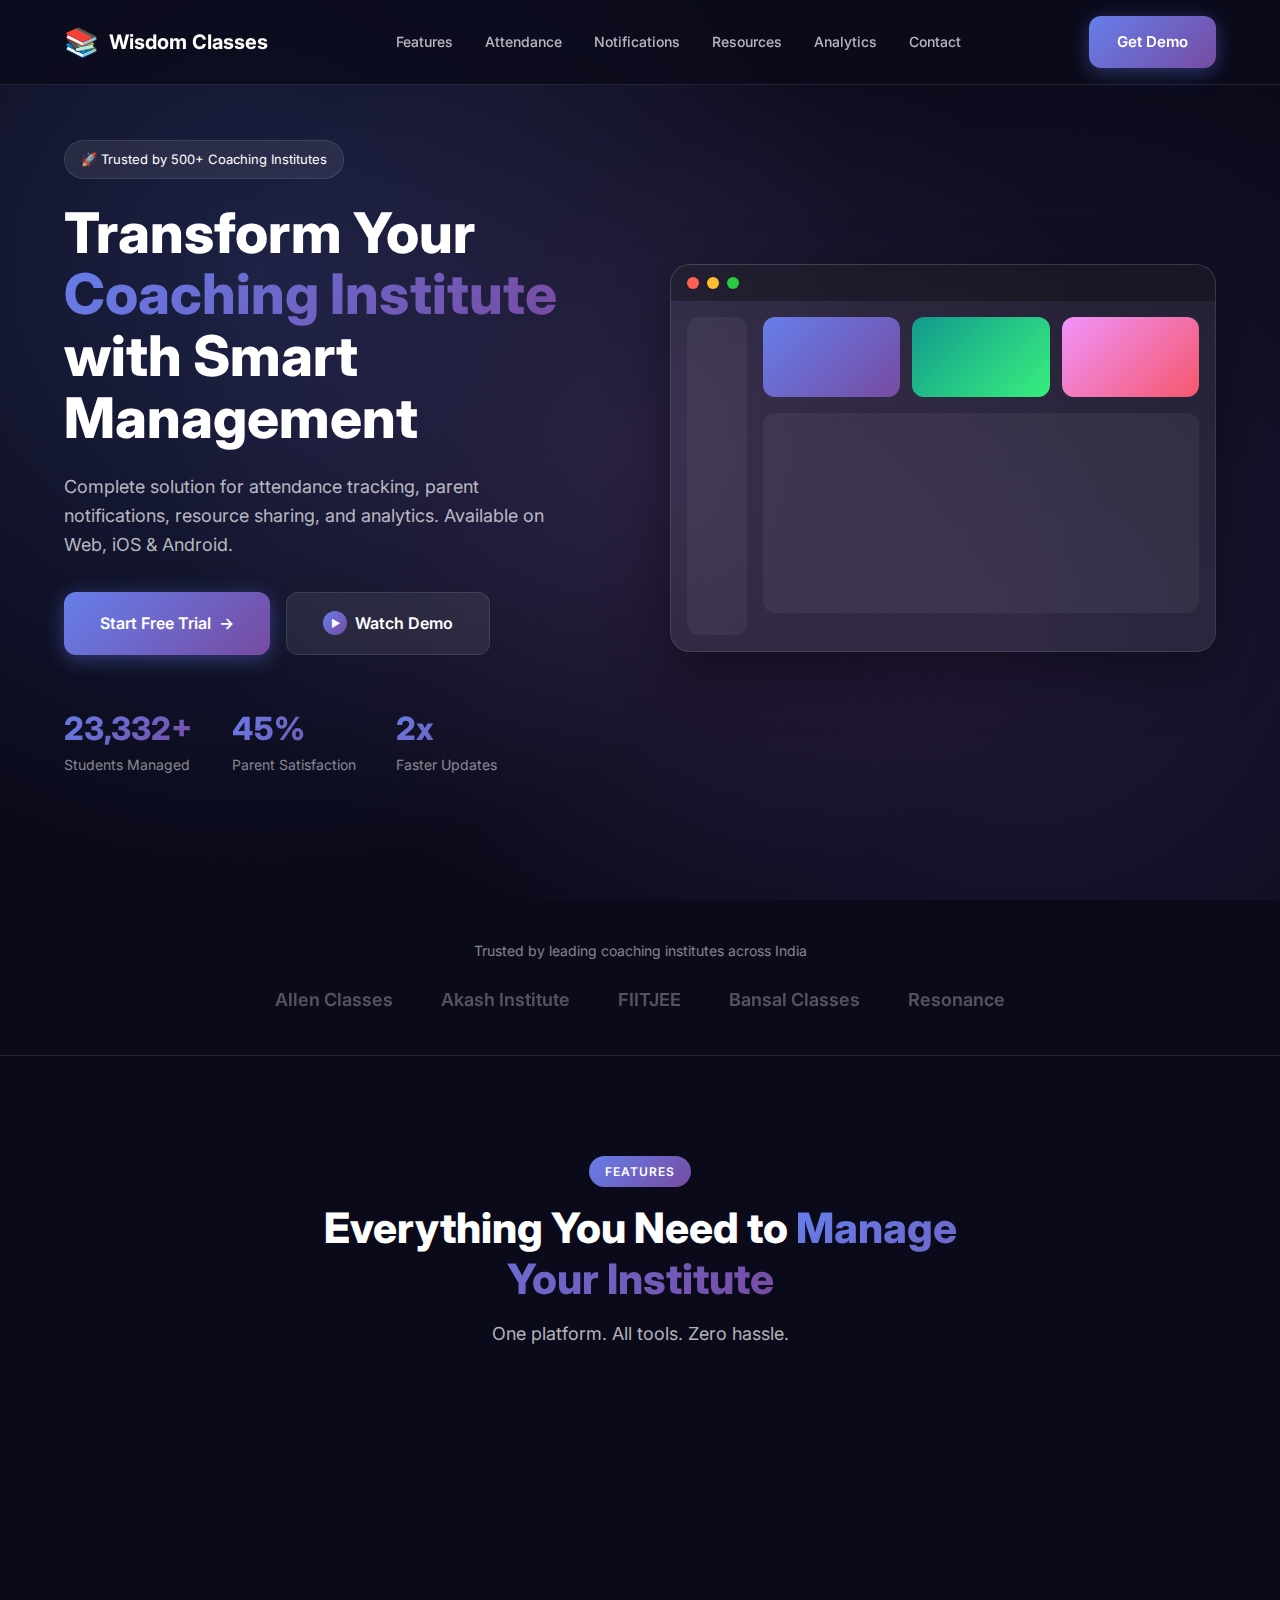
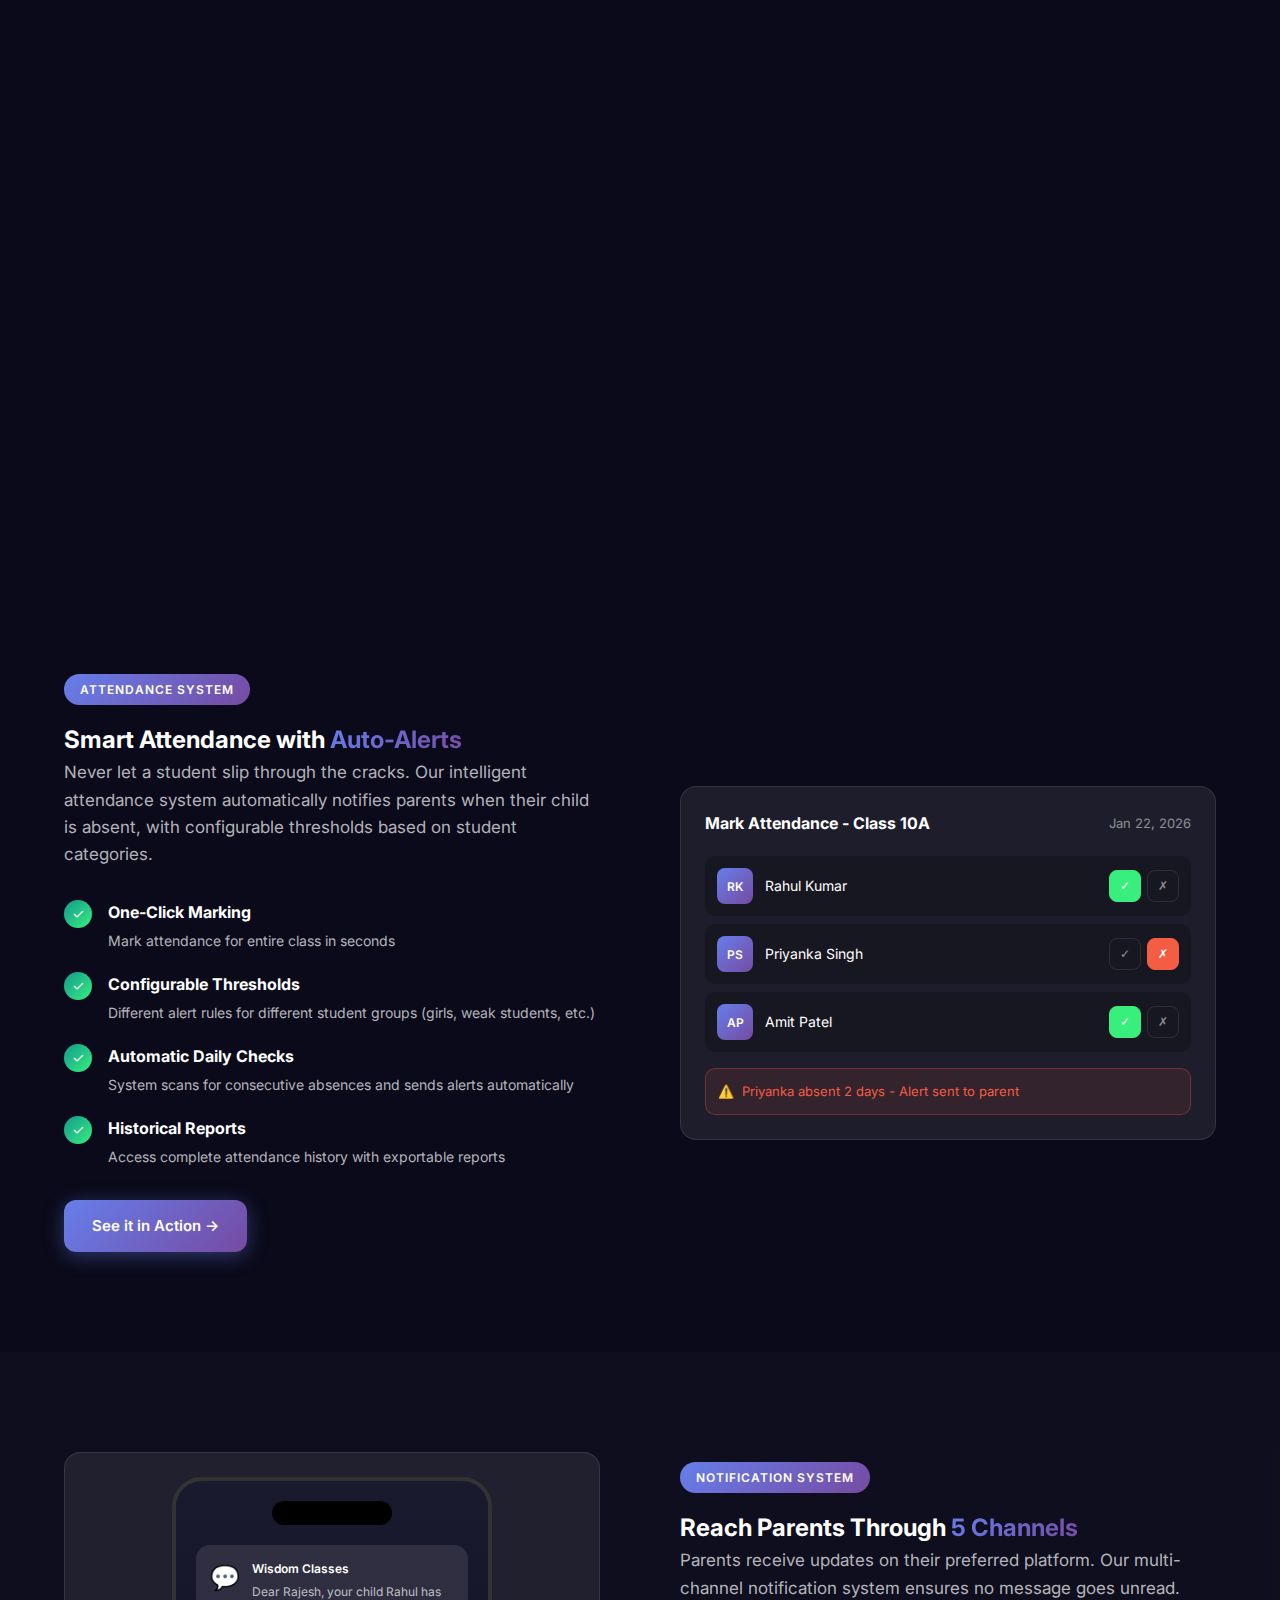
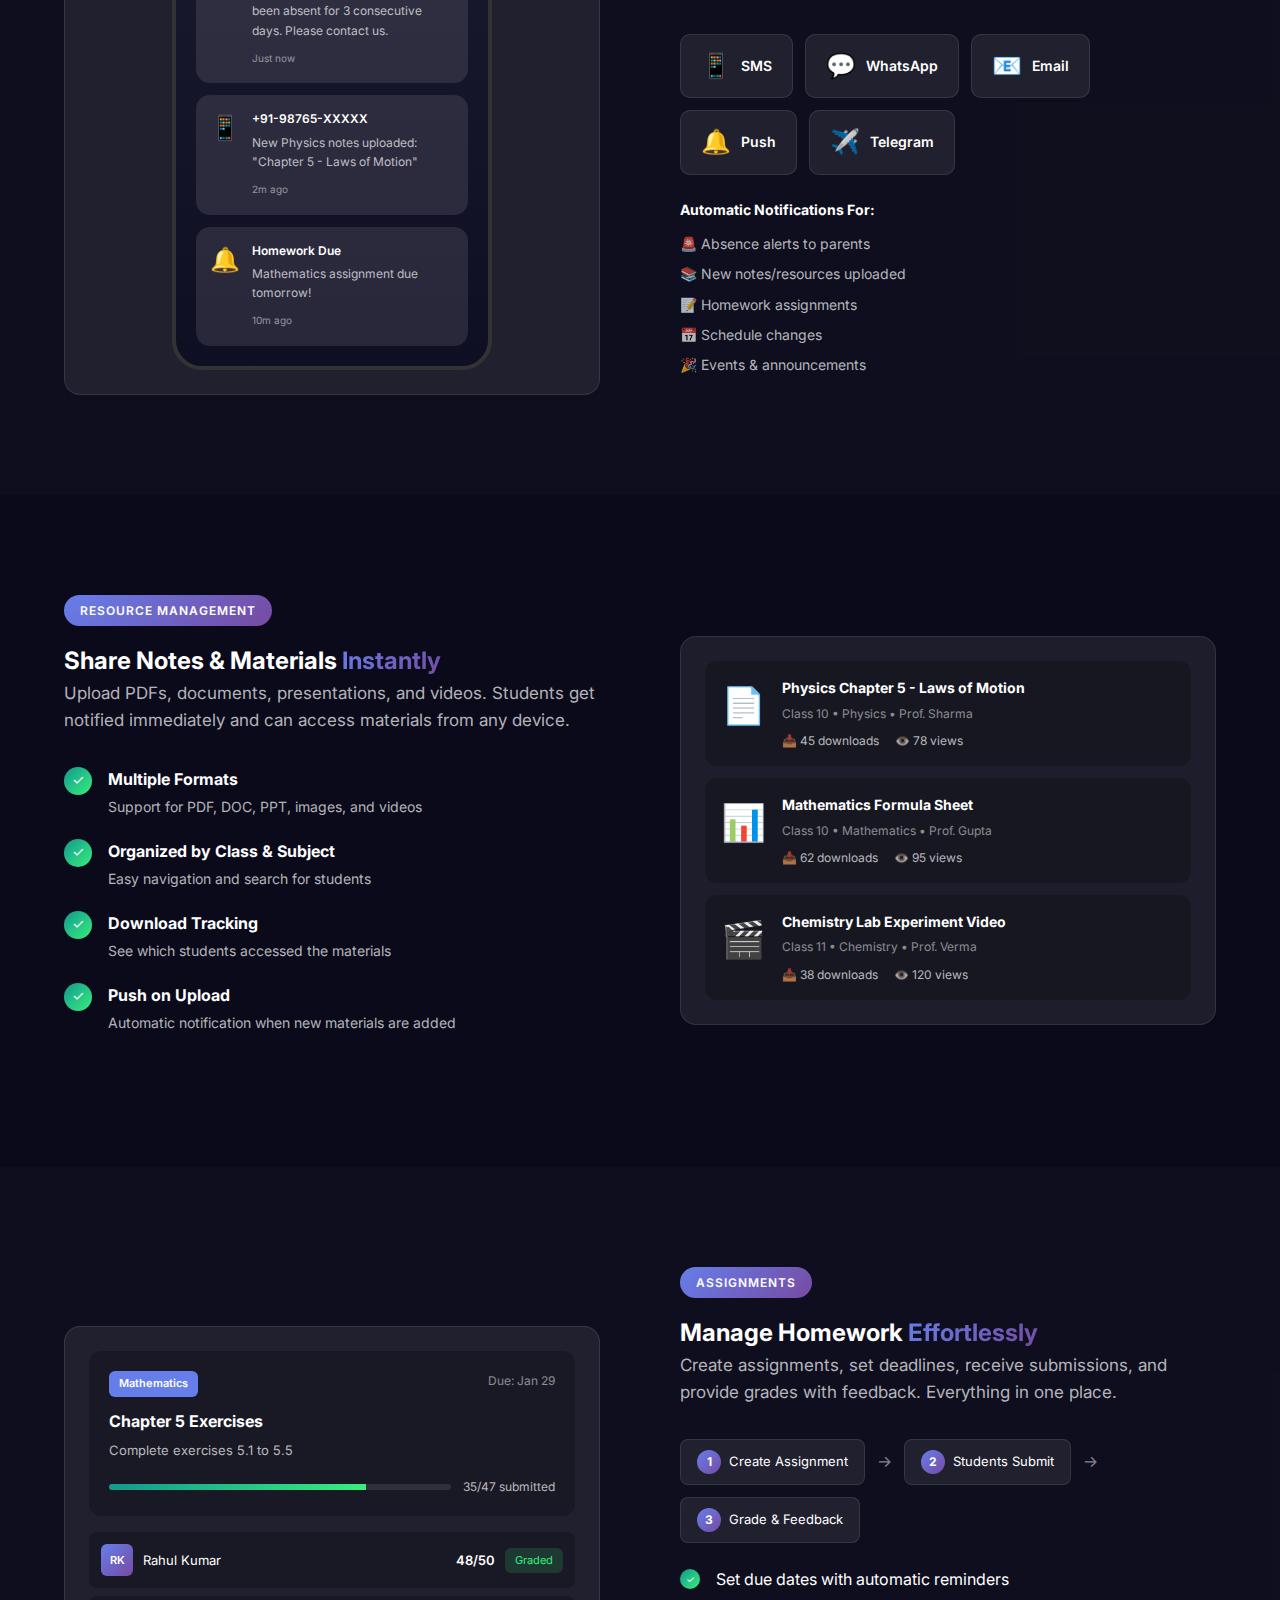
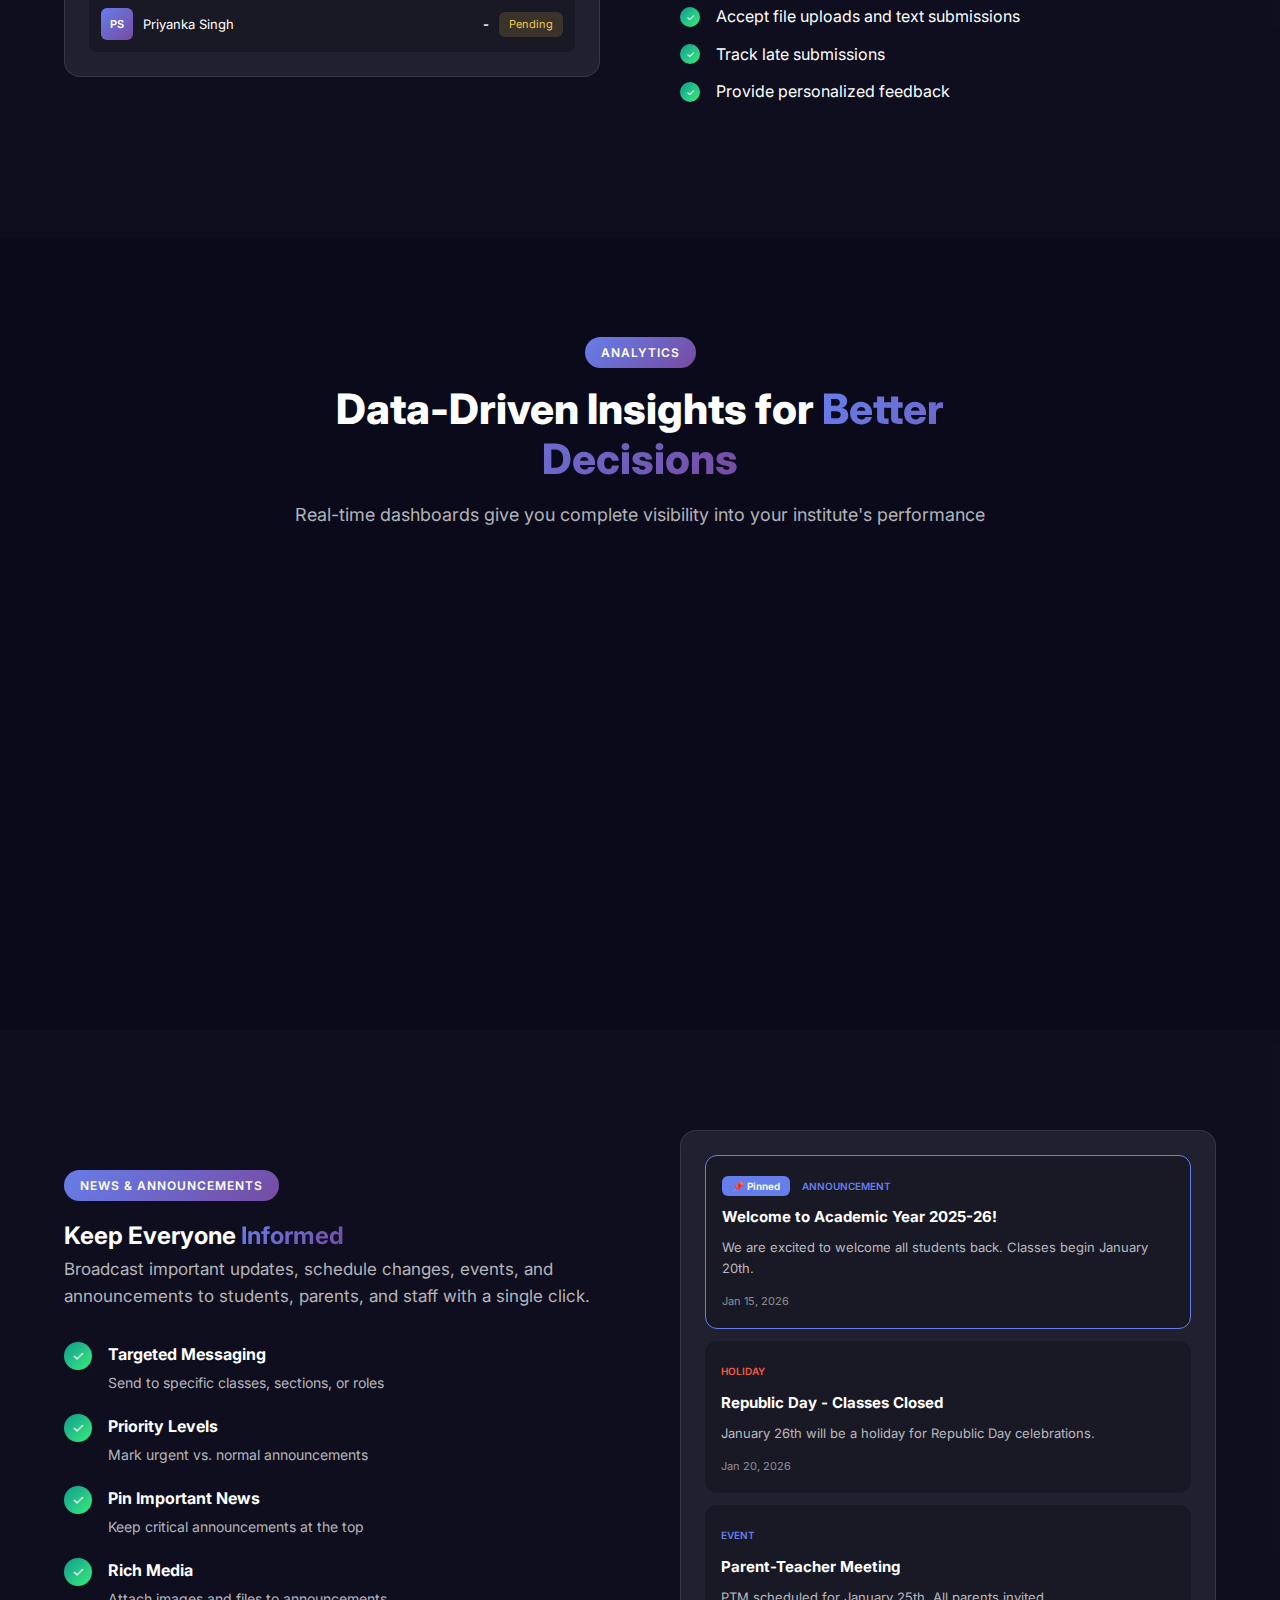
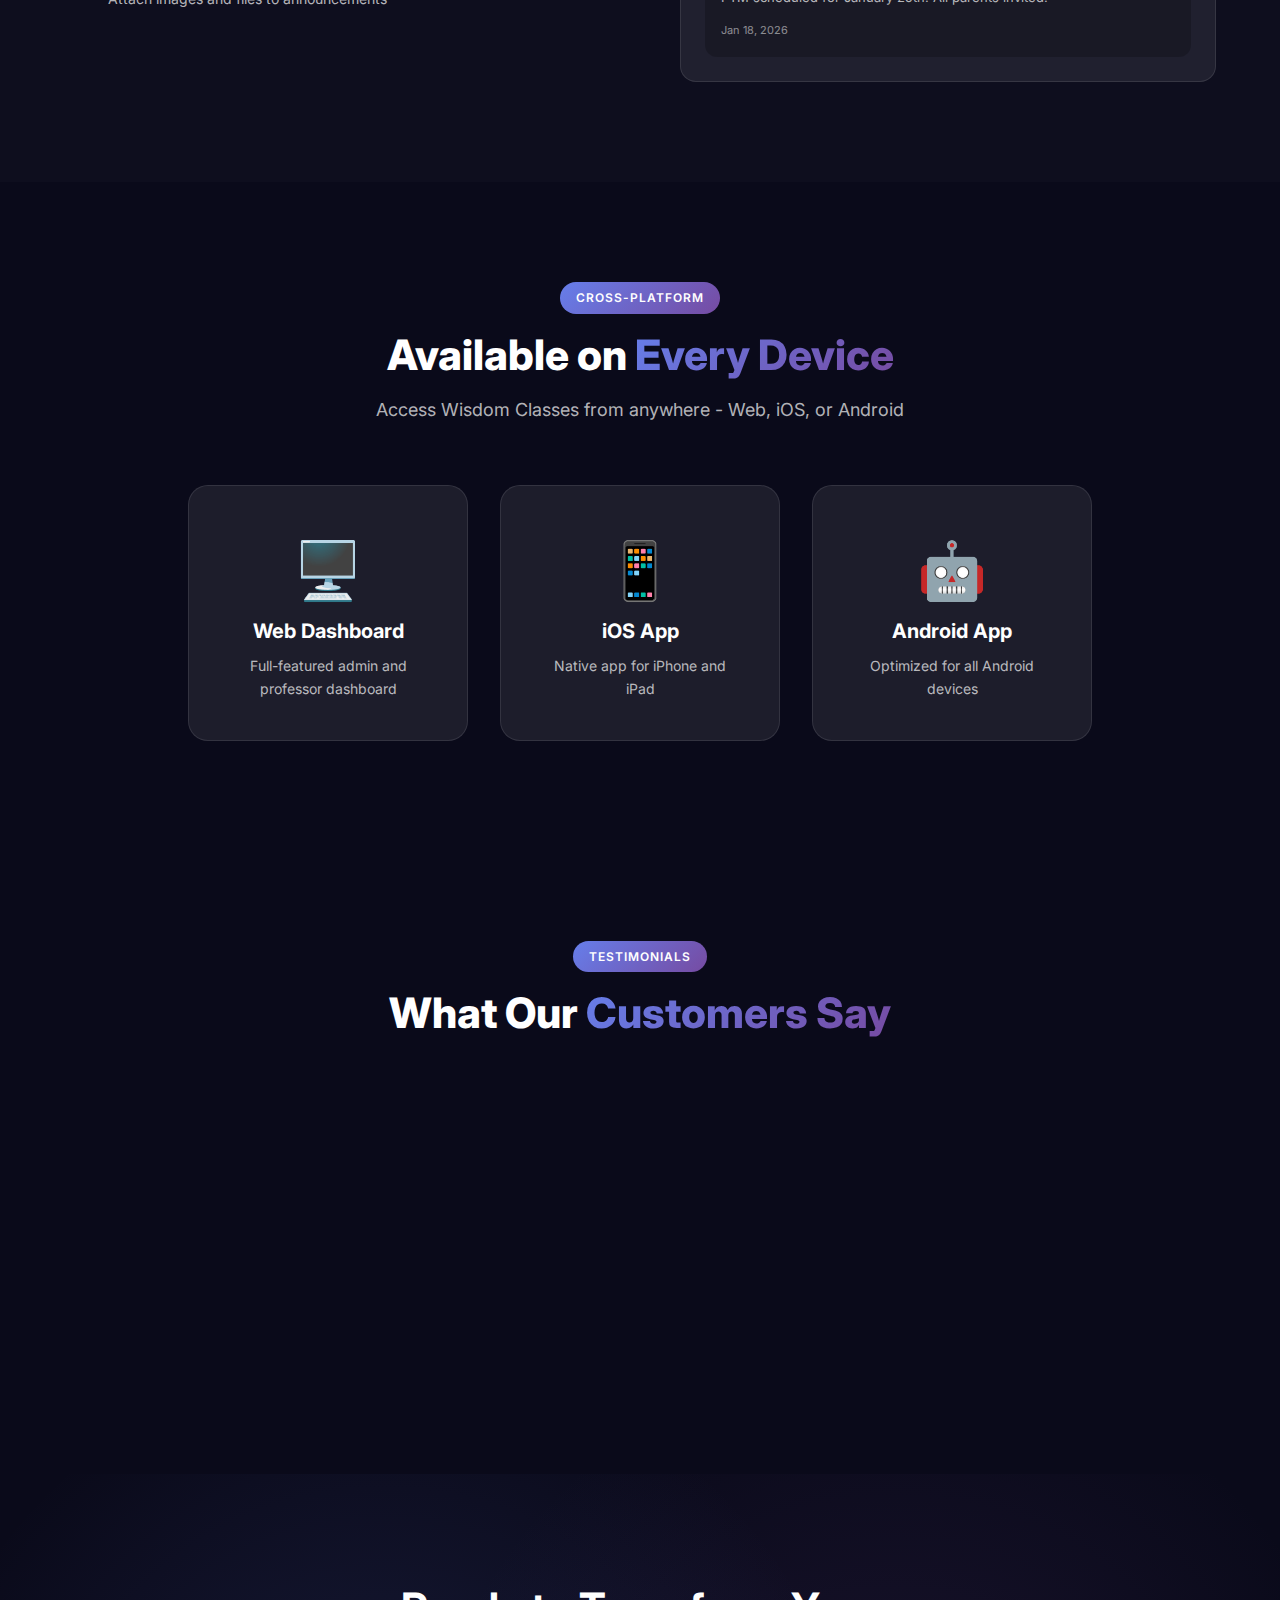
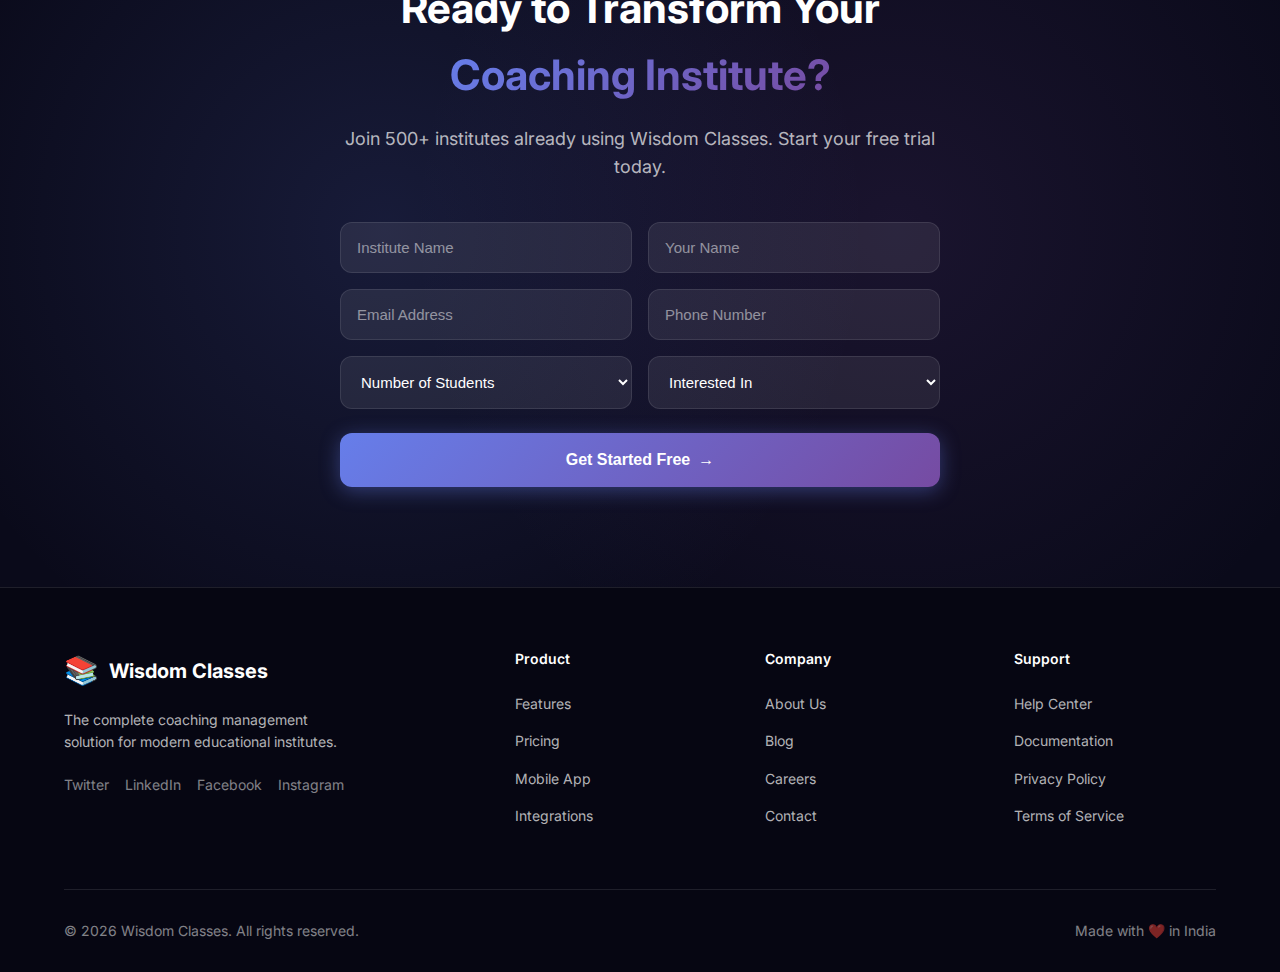
<file: index.html>
<!DOCTYPE html>
<html lang="en">

<head>
    <meta charset="UTF-8">
    <meta name="viewport" content="width=device-width, initial-scale=1.0">
    <title>Wisdom Classes - Complete Coaching Management Solution</title>
    <meta name="description"
        content="Transform your coaching institute with Wisdom Classes - the all-in-one platform for attendance tracking, parent notifications, and student management.">
    <link href="https://fonts.googleapis.com/css2?family=Inter:wght@300;400;500;600;700;800&display=swap"
        rel="stylesheet">
    <link rel="stylesheet" href="styles.css">
</head>

<body>
    <!-- Navigation -->
    <nav class="navbar" id="navbar">
        <div class="container nav-container">
            <a href="#" class="logo">
                <span class="logo-icon">📚</span>
                <span>Wisdom Classes</span>
            </a>
            <ul class="nav-links">
                <li><a href="#features">Features</a></li>
                <li><a href="#attendance">Attendance</a></li>
                <li><a href="#notifications">Notifications</a></li>
                <li><a href="#resources">Resources</a></li>
                <li><a href="#analytics">Analytics</a></li>
                <li><a href="#contact">Contact</a></li>
            </ul>
            <a href="#contact" class="btn btn-primary">Get Demo</a>
            <button class="mobile-menu-btn" onclick="toggleMobileMenu()">☰</button>
        </div>
    </nav>

    <!-- Hero Section -->
    <section class="hero">
        <div class="hero-bg"></div>
        <div class="container hero-container">
            <div class="hero-content">
                <div class="badge">🚀 Trusted by 500+ Coaching Institutes</div>
                <h1>Transform Your <span class="gradient-text">Coaching Institute</span> with Smart Management</h1>
                <p class="hero-description">
                    Complete solution for attendance tracking, parent notifications, resource sharing, and analytics.
                    Available on Web, iOS & Android.
                </p>
                <div class="hero-cta">
                    <a href="#contact" class="btn btn-primary btn-lg">
                        <span>Start Free Trial</span>
                        <span class="arrow">→</span>
                    </a>
                    <a href="#demo" class="btn btn-secondary btn-lg">
                        <span class="play-icon">▶</span>
                        <span>Watch Demo</span>
                    </a>
                </div>
                <div class="hero-stats">
                    <div class="stat">
                        <span class="stat-number">50,000+</span>
                        <span class="stat-label">Students Managed</span>
                    </div>
                    <div class="stat">
                        <span class="stat-number">98%</span>
                        <span class="stat-label">Parent Satisfaction</span>
                    </div>
                    <div class="stat">
                        <span class="stat-number">5x</span>
                        <span class="stat-label">Faster Updates</span>
                    </div>
                </div>
            </div>
            <div class="hero-image">
                <div class="dashboard-preview">
                    <div class="preview-header">
                        <div class="preview-dots">
                            <span></span><span></span><span></span>
                        </div>
                    </div>
                    <div class="preview-content">
                        <div class="preview-sidebar"></div>
                        <div class="preview-main">
                            <div class="preview-cards">
                                <div class="preview-card purple"></div>
                                <div class="preview-card green"></div>
                                <div class="preview-card pink"></div>
                            </div>
                            <div class="preview-chart"></div>
                        </div>
                    </div>
                </div>
            </div>
        </div>
    </section>

    <!-- Trusted By -->
    <section class="trusted-by">
        <div class="container">
            <p>Trusted by leading coaching institutes across India</p>
            <div class="trust-logos">
                <span>Allen Classes</span>
                <span>Akash Institute</span>
                <span>FIITJEE</span>
                <span>Bansal Classes</span>
                <span>Resonance</span>
            </div>
        </div>
    </section>

    <!-- Features Overview -->
    <section class="features" id="features">
        <div class="container">
            <div class="section-header">
                <span class="section-badge">Features</span>
                <h2>Everything You Need to <span class="gradient-text">Manage Your Institute</span></h2>
                <p>One platform. All tools. Zero hassle.</p>
            </div>
            <div class="features-grid">
                <div class="feature-card">
                    <div class="feature-icon">📅</div>
                    <h3>Smart Attendance</h3>
                    <p>Digital attendance with instant parent notifications. Track patterns and identify at-risk
                        students.</p>
                    <a href="#attendance" class="feature-link">Learn more →</a>
                </div>
                <div class="feature-card">
                    <div class="feature-icon">🔔</div>
                    <h3>Multi-Channel Alerts</h3>
                    <p>SMS, WhatsApp, Email, Push & Telegram. Reach parents through their preferred channel.</p>
                    <a href="#notifications" class="feature-link">Learn more →</a>
                </div>
                <div class="feature-card">
                    <div class="feature-icon">📚</div>
                    <h3>Resource Hub</h3>
                    <p>Upload notes, assignments, and study materials. Students get instant notifications.</p>
                    <a href="#resources" class="feature-link">Learn more →</a>
                </div>
                <div class="feature-card">
                    <div class="feature-icon">📊</div>
                    <h3>Analytics Dashboard</h3>
                    <p>Real-time insights on attendance trends, student performance, and engagement metrics.</p>
                    <a href="#analytics" class="feature-link">Learn more →</a>
                </div>
                <div class="feature-card">
                    <div class="feature-icon">📝</div>
                    <h3>Homework & Assignments</h3>
                    <p>Create, distribute, and grade assignments. Track submissions and provide feedback.</p>
                    <a href="#homework" class="feature-link">Learn more →</a>
                </div>
                <div class="feature-card">
                    <div class="feature-icon">📢</div>
                    <h3>News & Updates</h3>
                    <p>Broadcast announcements, schedule changes, and events to all stakeholders instantly.</p>
                    <a href="#news" class="feature-link">Learn more →</a>
                </div>
            </div>
        </div>
    </section>

    <!-- Attendance Feature Section -->
    <section class="feature-detail" id="attendance">
        <div class="container">
            <div class="feature-detail-grid">
                <div class="feature-detail-content">
                    <span class="section-badge">Attendance System</span>
                    <h2>Smart Attendance with <span class="gradient-text">Auto-Alerts</span></h2>
                    <p class="feature-description">
                        Never let a student slip through the cracks. Our intelligent attendance system automatically
                        notifies parents when their child is absent, with configurable thresholds based on student
                        categories.
                    </p>
                    <ul class="feature-list">
                        <li>
                            <span class="check">✓</span>
                            <div>
                                <strong>One-Click Marking</strong>
                                <p>Mark attendance for entire class in seconds</p>
                            </div>
                        </li>
                        <li>
                            <span class="check">✓</span>
                            <div>
                                <strong>Configurable Thresholds</strong>
                                <p>Different alert rules for different student groups (girls, weak students, etc.)</p>
                            </div>
                        </li>
                        <li>
                            <span class="check">✓</span>
                            <div>
                                <strong>Automatic Daily Checks</strong>
                                <p>System scans for consecutive absences and sends alerts automatically</p>
                            </div>
                        </li>
                        <li>
                            <span class="check">✓</span>
                            <div>
                                <strong>Historical Reports</strong>
                                <p>Access complete attendance history with exportable reports</p>
                            </div>
                        </li>
                    </ul>
                    <a href="#contact" class="btn btn-primary">See it in Action →</a>
                </div>
                <div class="feature-detail-visual">
                    <div class="attendance-demo">
                        <div class="demo-header">
                            <h4>Mark Attendance - Class 10A</h4>
                            <span class="demo-date">Jan 22, 2026</span>
                        </div>
                        <div class="student-list-demo">
                            <div class="student-item">
                                <div class="student-avatar">RK</div>
                                <span class="student-name">Rahul Kumar</span>
                                <div class="status-buttons">
                                    <button class="status-btn active present">✓</button>
                                    <button class="status-btn absent">✗</button>
                                </div>
                            </div>
                            <div class="student-item">
                                <div class="student-avatar">PS</div>
                                <span class="student-name">Priyanka Singh</span>
                                <div class="status-buttons">
                                    <button class="status-btn present">✓</button>
                                    <button class="status-btn active absent">✗</button>
                                </div>
                            </div>
                            <div class="student-item">
                                <div class="student-avatar">AP</div>
                                <span class="student-name">Amit Patel</span>
                                <div class="status-buttons">
                                    <button class="status-btn active present">✓</button>
                                    <button class="status-btn absent">✗</button>
                                </div>
                            </div>
                        </div>
                        <div class="alert-preview">
                            <span class="alert-icon">⚠️</span>
                            <span>Priyanka absent 2 days - Alert sent to parent</span>
                        </div>
                    </div>
                </div>
            </div>
        </div>
    </section>

    <!-- Notifications Feature Section -->
    <section class="feature-detail alt-bg" id="notifications">
        <div class="container">
            <div class="feature-detail-grid reverse">
                <div class="feature-detail-content">
                    <span class="section-badge">Notification System</span>
                    <h2>Reach Parents Through <span class="gradient-text">5 Channels</span></h2>
                    <p class="feature-description">
                        Parents receive updates on their preferred platform. Our multi-channel notification
                        system ensures no message goes unread.
                    </p>
                    <div class="channels-grid">
                        <div class="channel-card">
                            <span class="channel-icon">📱</span>
                            <span>SMS</span>
                        </div>
                        <div class="channel-card">
                            <span class="channel-icon">💬</span>
                            <span>WhatsApp</span>
                        </div>
                        <div class="channel-card">
                            <span class="channel-icon">📧</span>
                            <span>Email</span>
                        </div>
                        <div class="channel-card">
                            <span class="channel-icon">🔔</span>
                            <span>Push</span>
                        </div>
                        <div class="channel-card">
                            <span class="channel-icon">✈️</span>
                            <span>Telegram</span>
                        </div>
                    </div>
                    <div class="notification-types">
                        <h4>Automatic Notifications For:</h4>
                        <ul>
                            <li>🚨 Absence alerts to parents</li>
                            <li>📚 New notes/resources uploaded</li>
                            <li>📝 Homework assignments</li>
                            <li>📅 Schedule changes</li>
                            <li>🎉 Events & announcements</li>
                        </ul>
                    </div>
                </div>
                <div class="feature-detail-visual">
                    <div class="notification-demo">
                        <div class="phone-mockup">
                            <div class="phone-notch"></div>
                            <div class="notification-stack">
                                <div class="notification-item whatsapp">
                                    <div class="notif-icon">💬</div>
                                    <div class="notif-content">
                                        <span class="notif-title">Wisdom Classes</span>
                                        <p>Dear Rajesh, your child Rahul has been absent for 3 consecutive days. Please
                                            contact us.</p>
                                        <span class="notif-time">Just now</span>
                                    </div>
                                </div>
                                <div class="notification-item sms">
                                    <div class="notif-icon">📱</div>
                                    <div class="notif-content">
                                        <span class="notif-title">+91-98765-XXXXX</span>
                                        <p>New Physics notes uploaded: "Chapter 5 - Laws of Motion"</p>
                                        <span class="notif-time">2m ago</span>
                                    </div>
                                </div>
                                <div class="notification-item push">
                                    <div class="notif-icon">🔔</div>
                                    <div class="notif-content">
                                        <span class="notif-title">Homework Due</span>
                                        <p>Mathematics assignment due tomorrow!</p>
                                        <span class="notif-time">10m ago</span>
                                    </div>
                                </div>
                            </div>
                        </div>
                    </div>
                </div>
            </div>
        </div>
    </section>

    <!-- Resources Feature Section -->
    <section class="feature-detail" id="resources">
        <div class="container">
            <div class="feature-detail-grid">
                <div class="feature-detail-content">
                    <span class="section-badge">Resource Management</span>
                    <h2>Share Notes & Materials <span class="gradient-text">Instantly</span></h2>
                    <p class="feature-description">
                        Upload PDFs, documents, presentations, and videos. Students get notified immediately
                        and can access materials from any device.
                    </p>
                    <ul class="feature-list">
                        <li>
                            <span class="check">✓</span>
                            <div>
                                <strong>Multiple Formats</strong>
                                <p>Support for PDF, DOC, PPT, images, and videos</p>
                            </div>
                        </li>
                        <li>
                            <span class="check">✓</span>
                            <div>
                                <strong>Organized by Class & Subject</strong>
                                <p>Easy navigation and search for students</p>
                            </div>
                        </li>
                        <li>
                            <span class="check">✓</span>
                            <div>
                                <strong>Download Tracking</strong>
                                <p>See which students accessed the materials</p>
                            </div>
                        </li>
                        <li>
                            <span class="check">✓</span>
                            <div>
                                <strong>Push on Upload</strong>
                                <p>Automatic notification when new materials are added</p>
                            </div>
                        </li>
                    </ul>
                </div>
                <div class="feature-detail-visual">
                    <div class="resources-demo">
                        <div class="resource-card">
                            <span class="resource-icon">📄</span>
                            <div class="resource-info">
                                <h5>Physics Chapter 5 - Laws of Motion</h5>
                                <p>Class 10 • Physics • Prof. Sharma</p>
                                <div class="resource-stats">
                                    <span>📥 45 downloads</span>
                                    <span>👁️ 78 views</span>
                                </div>
                            </div>
                        </div>
                        <div class="resource-card">
                            <span class="resource-icon">📊</span>
                            <div class="resource-info">
                                <h5>Mathematics Formula Sheet</h5>
                                <p>Class 10 • Mathematics • Prof. Gupta</p>
                                <div class="resource-stats">
                                    <span>📥 62 downloads</span>
                                    <span>👁️ 95 views</span>
                                </div>
                            </div>
                        </div>
                        <div class="resource-card">
                            <span class="resource-icon">🎬</span>
                            <div class="resource-info">
                                <h5>Chemistry Lab Experiment Video</h5>
                                <p>Class 11 • Chemistry • Prof. Verma</p>
                                <div class="resource-stats">
                                    <span>📥 38 downloads</span>
                                    <span>👁️ 120 views</span>
                                </div>
                            </div>
                        </div>
                    </div>
                </div>
            </div>
        </div>
    </section>

    <!-- Homework Section -->
    <section class="feature-detail alt-bg" id="homework">
        <div class="container">
            <div class="feature-detail-grid reverse">
                <div class="feature-detail-content">
                    <span class="section-badge">Assignments</span>
                    <h2>Manage Homework <span class="gradient-text">Effortlessly</span></h2>
                    <p class="feature-description">
                        Create assignments, set deadlines, receive submissions, and provide grades with feedback.
                        Everything in one place.
                    </p>
                    <div class="homework-flow">
                        <div class="flow-step">
                            <span class="step-num">1</span>
                            <span>Create Assignment</span>
                        </div>
                        <div class="flow-arrow">→</div>
                        <div class="flow-step">
                            <span class="step-num">2</span>
                            <span>Students Submit</span>
                        </div>
                        <div class="flow-arrow">→</div>
                        <div class="flow-step">
                            <span class="step-num">3</span>
                            <span>Grade & Feedback</span>
                        </div>
                    </div>
                    <ul class="feature-list compact">
                        <li><span class="check">✓</span> Set due dates with automatic reminders</li>
                        <li><span class="check">✓</span> Accept file uploads and text submissions</li>
                        <li><span class="check">✓</span> Track late submissions</li>
                        <li><span class="check">✓</span> Provide personalized feedback</li>
                    </ul>
                </div>
                <div class="feature-detail-visual">
                    <div class="homework-demo">
                        <div class="hw-card">
                            <div class="hw-header">
                                <span class="hw-subject">Mathematics</span>
                                <span class="hw-due">Due: Jan 29</span>
                            </div>
                            <h5>Chapter 5 Exercises</h5>
                            <p>Complete exercises 5.1 to 5.5</p>
                            <div class="hw-progress">
                                <div class="progress-bar">
                                    <div class="progress-fill" style="width: 75%"></div>
                                </div>
                                <span>35/47 submitted</span>
                            </div>
                        </div>
                        <div class="submission-list">
                            <div class="submission-item">
                                <span class="sub-avatar">RK</span>
                                <span class="sub-name">Rahul Kumar</span>
                                <span class="sub-grade">48/50</span>
                                <span class="sub-status graded">Graded</span>
                            </div>
                            <div class="submission-item">
                                <span class="sub-avatar">PS</span>
                                <span class="sub-name">Priyanka Singh</span>
                                <span class="sub-grade">-</span>
                                <span class="sub-status pending">Pending</span>
                            </div>
                        </div>
                    </div>
                </div>
            </div>
        </div>
    </section>

    <!-- Analytics Section -->
    <section class="feature-detail" id="analytics">
        <div class="container">
            <div class="section-header">
                <span class="section-badge">Analytics</span>
                <h2>Data-Driven Insights for <span class="gradient-text">Better Decisions</span></h2>
                <p>Real-time dashboards give you complete visibility into your institute's performance</p>
            </div>
            <div class="analytics-grid">
                <div class="analytics-card">
                    <div class="analytics-header">
                        <h4>Attendance Overview</h4>
                        <span class="analytics-period">Last 30 Days</span>
                    </div>
                    <div class="analytics-chart">
                        <div class="bar-chart">
                            <div class="bar" style="height: 80%"><span>M</span></div>
                            <div class="bar" style="height: 92%"><span>T</span></div>
                            <div class="bar" style="height: 88%"><span>W</span></div>
                            <div class="bar" style="height: 75%"><span>T</span></div>
                            <div class="bar" style="height: 95%"><span>F</span></div>
                            <div class="bar" style="height: 70%"><span>S</span></div>
                        </div>
                    </div>
                    <div class="analytics-stat">
                        <span class="big-number">87%</span>
                        <span class="stat-text">Average Attendance</span>
                    </div>
                </div>
                <div class="analytics-card">
                    <div class="analytics-header">
                        <h4>Student Distribution</h4>
                        <span class="analytics-period">By Class</span>
                    </div>
                    <div class="pie-chart-demo">
                        <div class="pie-segment class10"></div>
                        <div class="pie-segment class11"></div>
                        <div class="pie-segment class12"></div>
                    </div>
                    <div class="pie-legend">
                        <div><span class="dot c10"></span> Class 10 - 145</div>
                        <div><span class="dot c11"></span> Class 11 - 120</div>
                        <div><span class="dot c12"></span> Class 12 - 98</div>
                    </div>
                </div>
                <div class="analytics-card">
                    <div class="analytics-header">
                        <h4>At-Risk Students</h4>
                        <span class="analytics-period">Low Attendance</span>
                    </div>
                    <div class="risk-list">
                        <div class="risk-item">
                            <span class="risk-avatar">AP</span>
                            <div class="risk-info">
                                <span class="risk-name">Amit Patel</span>
                                <span class="risk-class">Class 10A</span>
                            </div>
                            <span class="risk-percent">62%</span>
                        </div>
                        <div class="risk-item">
                            <span class="risk-avatar">SK</span>
                            <div class="risk-info">
                                <span class="risk-name">Sunil Kumar</span>
                                <span class="risk-class">Class 11B</span>
                            </div>
                            <span class="risk-percent">68%</span>
                        </div>
                        <div class="risk-item">
                            <span class="risk-avatar">RV</span>
                            <div class="risk-info">
                                <span class="risk-name">Rekha Verma</span>
                                <span class="risk-class">Class 12A</span>
                            </div>
                            <span class="risk-percent">71%</span>
                        </div>
                    </div>
                </div>
            </div>
        </div>
    </section>

    <!-- News Section -->
    <section class="feature-detail alt-bg" id="news">
        <div class="container">
            <div class="feature-detail-grid">
                <div class="feature-detail-content">
                    <span class="section-badge">News & Announcements</span>
                    <h2>Keep Everyone <span class="gradient-text">Informed</span></h2>
                    <p class="feature-description">
                        Broadcast important updates, schedule changes, events, and announcements to
                        students, parents, and staff with a single click.
                    </p>
                    <ul class="feature-list">
                        <li>
                            <span class="check">✓</span>
                            <div>
                                <strong>Targeted Messaging</strong>
                                <p>Send to specific classes, sections, or roles</p>
                            </div>
                        </li>
                        <li>
                            <span class="check">✓</span>
                            <div>
                                <strong>Priority Levels</strong>
                                <p>Mark urgent vs. normal announcements</p>
                            </div>
                        </li>
                        <li>
                            <span class="check">✓</span>
                            <div>
                                <strong>Pin Important News</strong>
                                <p>Keep critical announcements at the top</p>
                            </div>
                        </li>
                        <li>
                            <span class="check">✓</span>
                            <div>
                                <strong>Rich Media</strong>
                                <p>Attach images and files to announcements</p>
                            </div>
                        </li>
                    </ul>
                </div>
                <div class="feature-detail-visual">
                    <div class="news-demo">
                        <div class="news-item pinned">
                            <span class="pin-badge">📌 Pinned</span>
                            <span class="news-cat">Announcement</span>
                            <h5>Welcome to Academic Year 2025-26!</h5>
                            <p>We are excited to welcome all students back. Classes begin January 20th.</p>
                            <span class="news-date">Jan 15, 2026</span>
                        </div>
                        <div class="news-item">
                            <span class="news-cat urgent">Holiday</span>
                            <h5>Republic Day - Classes Closed</h5>
                            <p>January 26th will be a holiday for Republic Day celebrations.</p>
                            <span class="news-date">Jan 20, 2026</span>
                        </div>
                        <div class="news-item">
                            <span class="news-cat">Event</span>
                            <h5>Parent-Teacher Meeting</h5>
                            <p>PTM scheduled for January 25th. All parents invited.</p>
                            <span class="news-date">Jan 18, 2026</span>
                        </div>
                    </div>
                </div>
            </div>
        </div>
    </section>

    <!-- Cross Platform -->
    <section class="cross-platform">
        <div class="container">
            <div class="section-header">
                <span class="section-badge">Cross-Platform</span>
                <h2>Available on <span class="gradient-text">Every Device</span></h2>
                <p>Access Wisdom Classes from anywhere - Web, iOS, or Android</p>
            </div>
            <div class="platform-showcase">
                <div class="platform-card">
                    <span class="platform-icon">🖥️</span>
                    <h4>Web Dashboard</h4>
                    <p>Full-featured admin and professor dashboard</p>
                </div>
                <div class="platform-card">
                    <span class="platform-icon">📱</span>
                    <h4>iOS App</h4>
                    <p>Native app for iPhone and iPad</p>
                </div>
                <div class="platform-card">
                    <span class="platform-icon">🤖</span>
                    <h4>Android App</h4>
                    <p>Optimized for all Android devices</p>
                </div>
            </div>
        </div>
    </section>

    <!-- Testimonials -->
    <section class="testimonials">
        <div class="container">
            <div class="section-header">
                <span class="section-badge">Testimonials</span>
                <h2>What Our <span class="gradient-text">Customers Say</span></h2>
            </div>
            <div class="testimonials-grid">
                <div class="testimonial-card">
                    <div class="testimonial-content">
                        <p>"Wisdom Classes transformed how we manage our institute. Parent communication improved
                            dramatically, and attendance tracking is now effortless."</p>
                    </div>
                    <div class="testimonial-author">
                        <div class="author-avatar">RS</div>
                        <div class="author-info">
                            <strong>Rajesh Sharma</strong>
                            <span>Director, Sharma Coaching Center</span>
                        </div>
                    </div>
                </div>
                <div class="testimonial-card">
                    <div class="testimonial-content">
                        <p>"The multi-channel notification system is a game-changer. Parents actually read our messages
                            now because they arrive on WhatsApp!"</p>
                    </div>
                    <div class="testimonial-author">
                        <div class="author-avatar">PG</div>
                        <div class="author-info">
                            <strong>Priya Gupta</strong>
                            <span>Principal, Gupta Academy</span>
                        </div>
                    </div>
                </div>
                <div class="testimonial-card">
                    <div class="testimonial-content">
                        <p>"We reduced our admin workload by 60% after implementing Wisdom Classes. The time saved lets
                            us focus on actual teaching."</p>
                    </div>
                    <div class="testimonial-author">
                        <div class="author-avatar">AV</div>
                        <div class="author-info">
                            <strong>Amit Verma</strong>
                            <span>Owner, Verma Tutorials</span>
                        </div>
                    </div>
                </div>
            </div>
        </div>
    </section>

    <!-- CTA Section -->
    <section class="cta" id="contact">
        <div class="container">
            <div class="cta-content">
                <h2>Ready to Transform Your <span class="gradient-text">Coaching Institute?</span></h2>
                <p>Join 500+ institutes already using Wisdom Classes. Start your free trial today.</p>
                <form class="cta-form" onsubmit="handleSubmit(event)">
                    <div class="form-row">
                        <input type="text" placeholder="Institute Name" required>
                        <input type="text" placeholder="Your Name" required>
                    </div>
                    <div class="form-row">
                        <input type="email" placeholder="Email Address" required>
                        <input type="tel" placeholder="Phone Number" required>
                    </div>
                    <div class="form-row">
                        <select required>
                            <option value="">Number of Students</option>
                            <option value="1-50">1-50</option>
                            <option value="51-200">51-200</option>
                            <option value="201-500">201-500</option>
                            <option value="500+">500+</option>
                        </select>
                        <select required>
                            <option value="">Interested In</option>
                            <option value="demo">Free Demo</option>
                            <option value="trial">Free Trial</option>
                            <option value="pricing">Custom Pricing</option>
                        </select>
                    </div>
                    <button type="submit" class="btn btn-primary btn-lg full-width">
                        Get Started Free <span class="arrow">→</span>
                    </button>
                </form>
            </div>
        </div>
    </section>

    <!-- Footer -->
    <footer class="footer">
        <div class="container">
            <div class="footer-grid">
                <div class="footer-brand">
                    <a href="#" class="logo">
                        <span class="logo-icon">📚</span>
                        <span>Wisdom Classes</span>
                    </a>
                    <p>The complete coaching management solution for modern educational institutes.</p>
                    <div class="social-links">
                        <a href="#">Twitter</a>
                        <a href="#">LinkedIn</a>
                        <a href="#">Facebook</a>
                        <a href="#">Instagram</a>
                    </div>
                </div>
                <div class="footer-links">
                    <h4>Product</h4>
                    <ul>
                        <li><a href="#features">Features</a></li>
                        <li><a href="#pricing">Pricing</a></li>
                        <li><a href="#">Mobile App</a></li>
                        <li><a href="#">Integrations</a></li>
                    </ul>
                </div>
                <div class="footer-links">
                    <h4>Company</h4>
                    <ul>
                        <li><a href="#">About Us</a></li>
                        <li><a href="#">Blog</a></li>
                        <li><a href="#">Careers</a></li>
                        <li><a href="#">Contact</a></li>
                    </ul>
                </div>
                <div class="footer-links">
                    <h4>Support</h4>
                    <ul>
                        <li><a href="#">Help Center</a></li>
                        <li><a href="#">Documentation</a></li>
                        <li><a href="#">Privacy Policy</a></li>
                        <li><a href="#">Terms of Service</a></li>
                    </ul>
                </div>
            </div>
            <div class="footer-bottom">
                <p>© 2026 Wisdom Classes. All rights reserved.</p>
                <p>Made with ❤️ in India</p>
            </div>
        </div>
    </footer>

    <script src="script.js"></script>
</body>

</html>
</file>
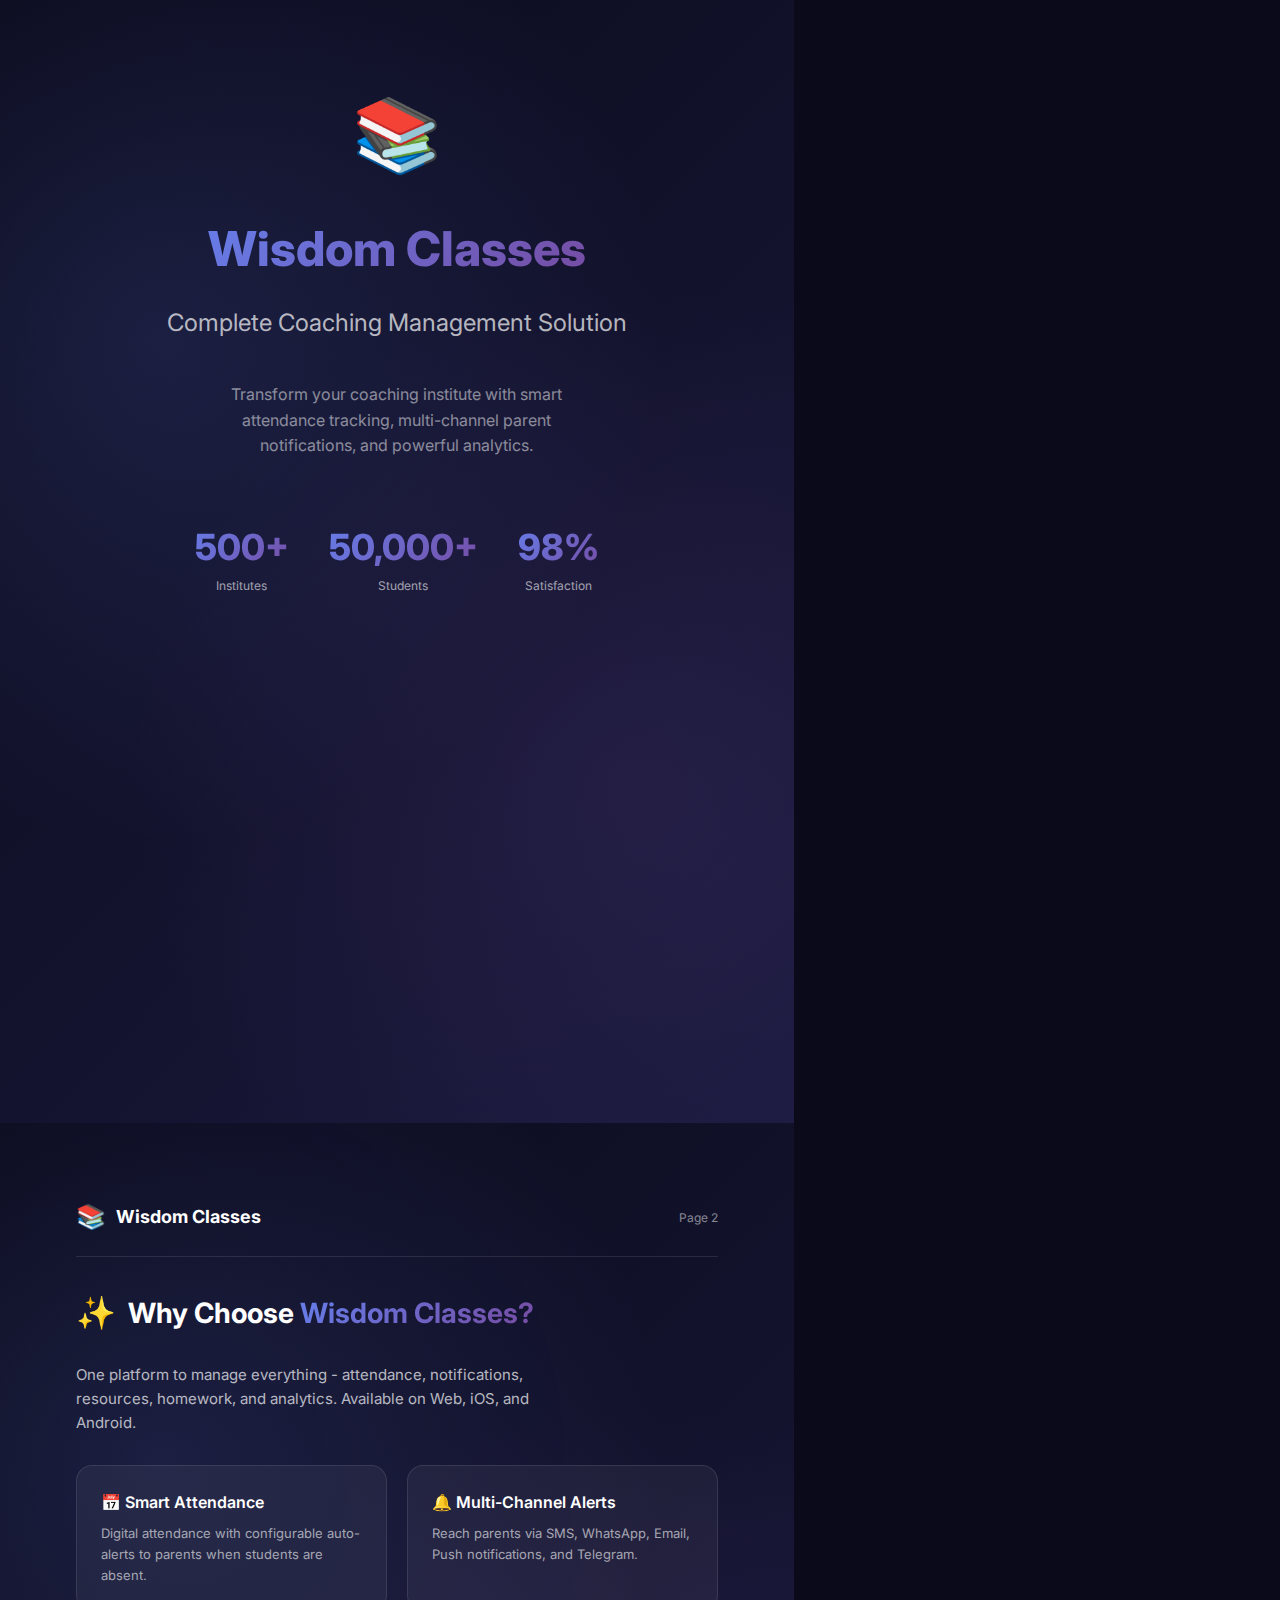
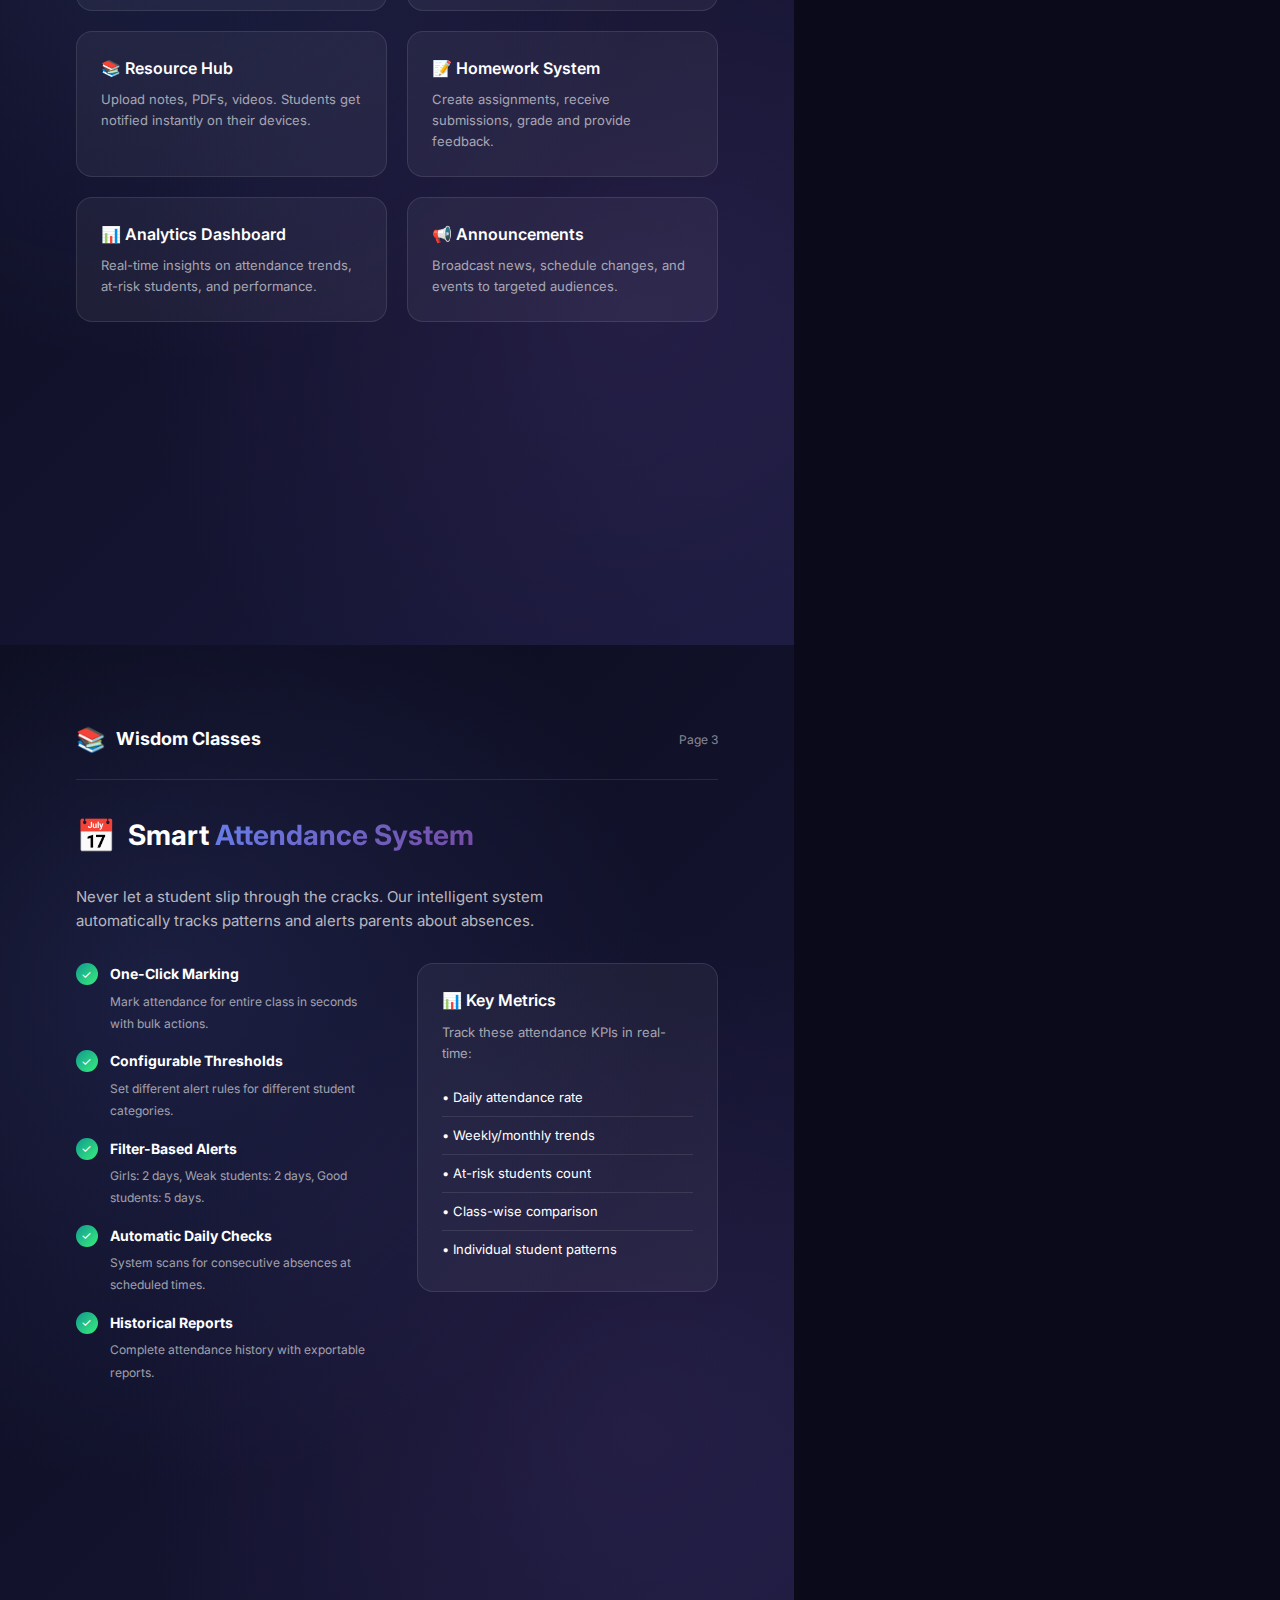
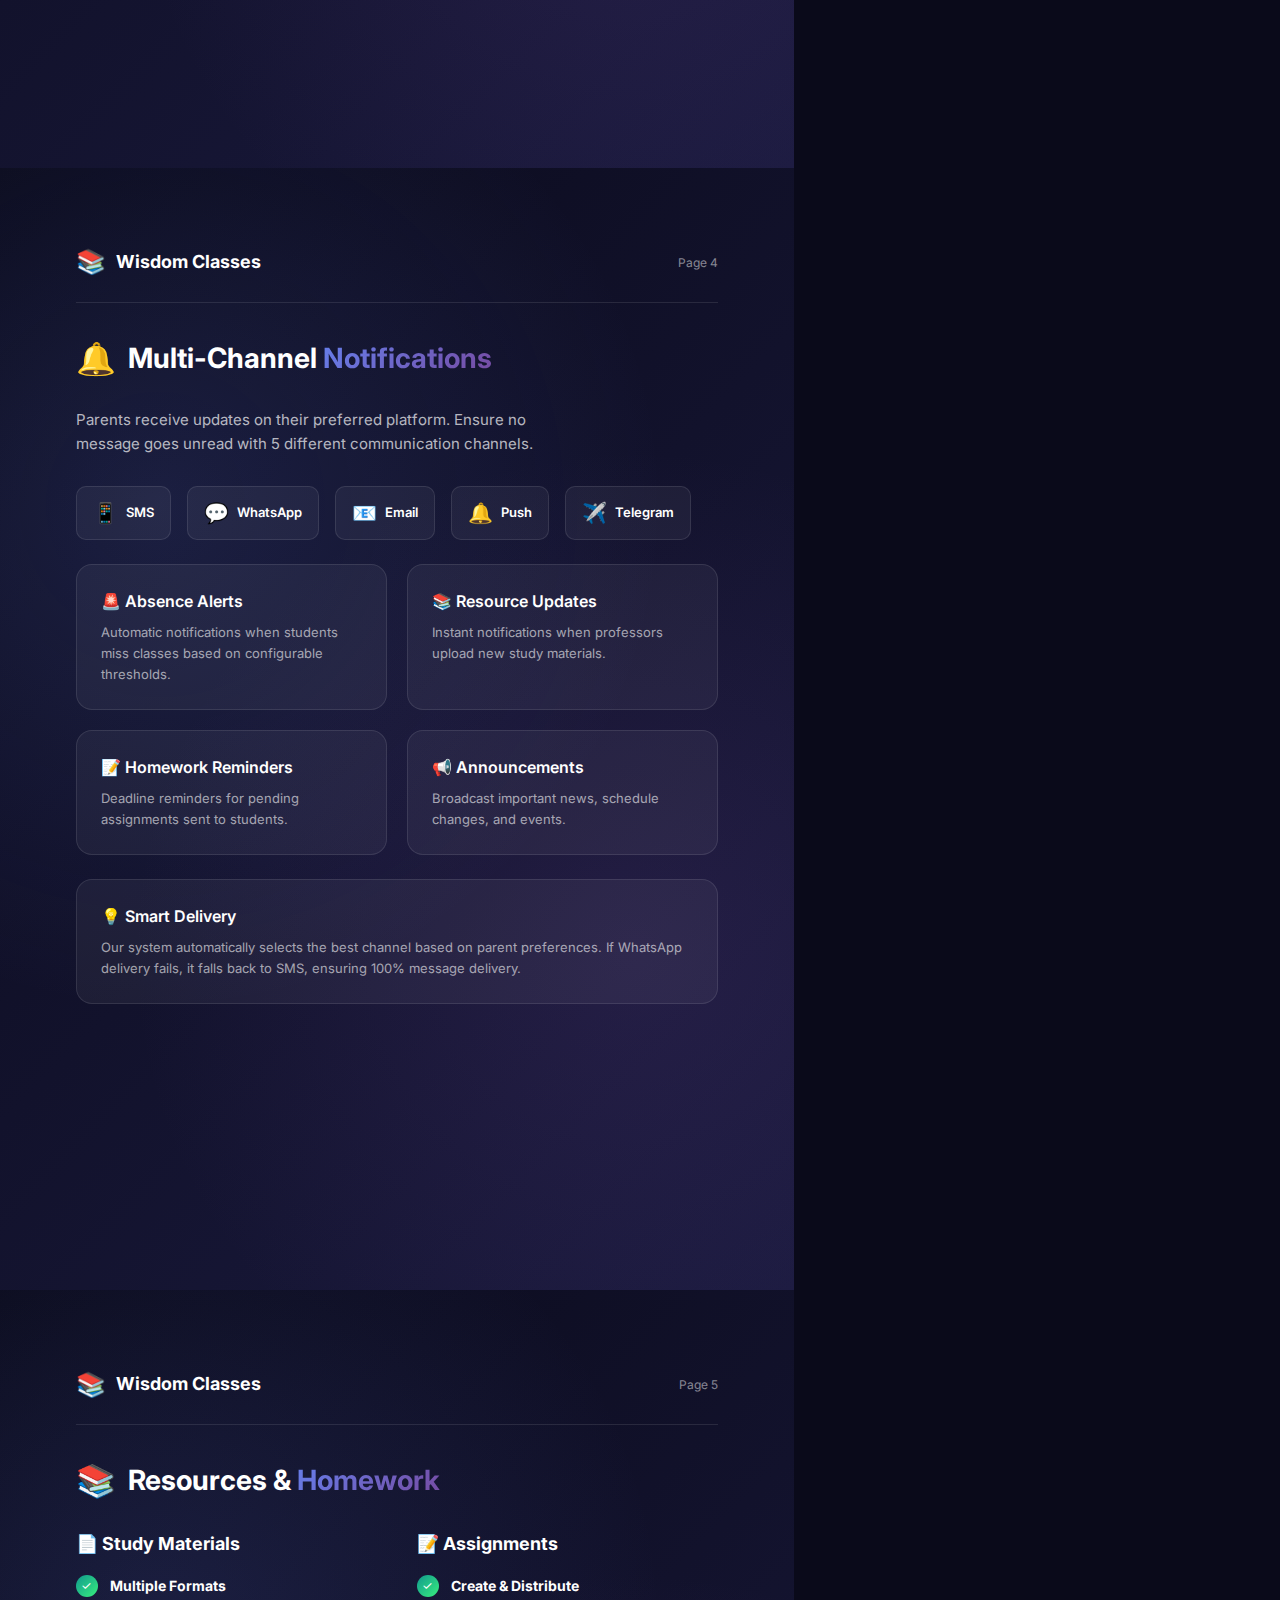
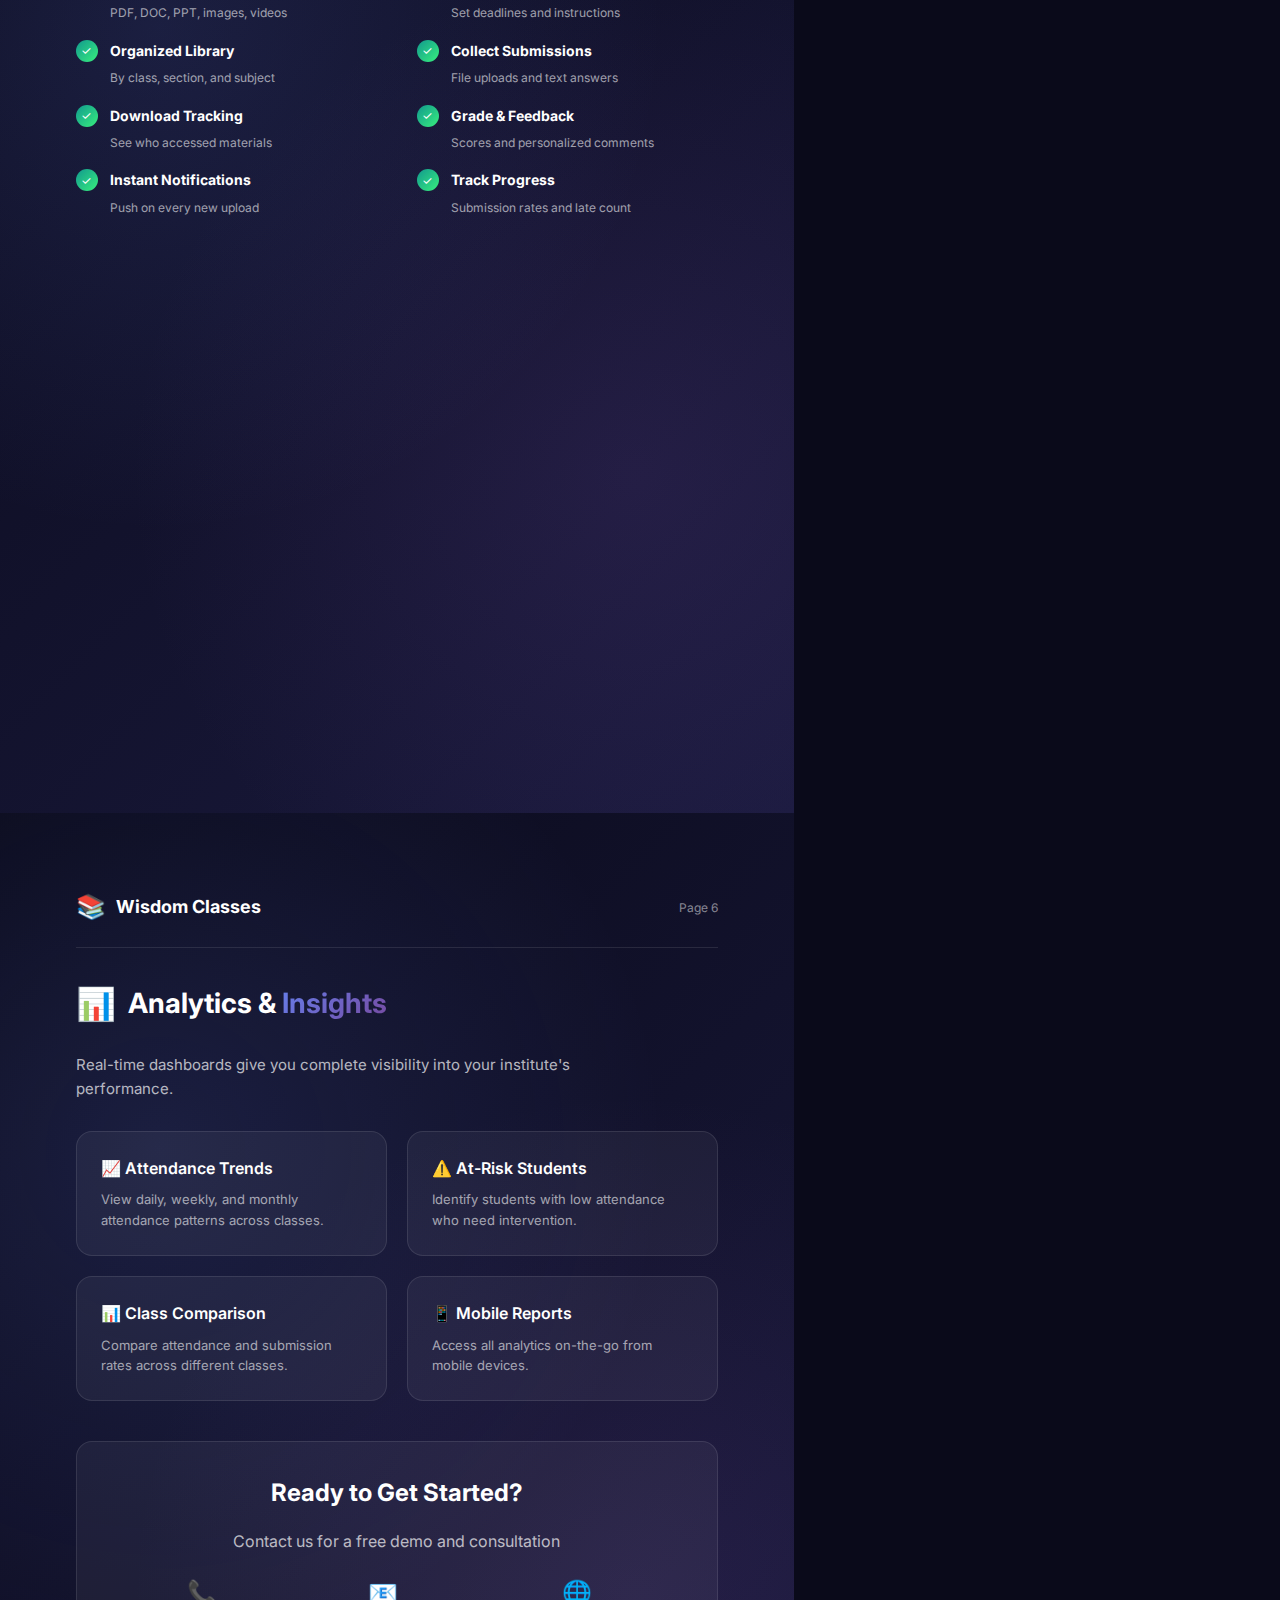
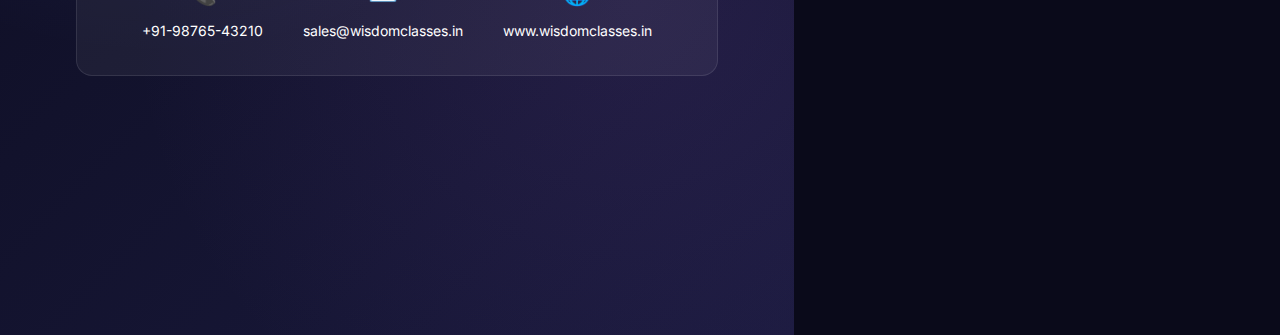
<file: brochure.html>
<!DOCTYPE html>
<html lang="en">

<head>
    <meta charset="UTF-8">
    <meta name="viewport" content="width=device-width, initial-scale=1.0">
    <title>Wisdom Classes - Product Brochure</title>
    <link href="https://fonts.googleapis.com/css2?family=Inter:wght@300;400;500;600;700;800&display=swap"
        rel="stylesheet">
    <style>
        @page {
            size: A4;
            margin: 0;
        }

        * {
            margin: 0;
            padding: 0;
            box-sizing: border-box;
        }

        body {
            font-family: 'Inter', sans-serif;
            background: #0a0a1a;
            color: white;
            line-height: 1.6;
        }

        .page {
            width: 210mm;
            min-height: 297mm;
            padding: 20mm;
            background: linear-gradient(135deg, #0a0a1a 0%, #1a1a3e 100%);
            page-break-after: always;
            position: relative;
            overflow: hidden;
        }

        .page::before {
            content: '';
            position: absolute;
            top: 0;
            left: 0;
            right: 0;
            bottom: 0;
            background:
                radial-gradient(circle at 20% 30%, rgba(102, 126, 234, 0.15) 0%, transparent 50%),
                radial-gradient(circle at 80% 70%, rgba(118, 75, 162, 0.15) 0%, transparent 50%);
            pointer-events: none;
        }

        .content {
            position: relative;
            z-index: 1;
        }

        /* Cover Page */
        .cover {
            display: flex;
            flex-direction: column;
            justify-content: center;
            align-items: center;
            text-align: center;
            height: 100%;
        }

        .logo-large {
            font-size: 72px;
            margin-bottom: 20px;
        }

        .cover h1 {
            font-size: 48px;
            font-weight: 800;
            margin-bottom: 16px;
            background: linear-gradient(135deg, #667eea 0%, #764ba2 100%);
            -webkit-background-clip: text;
            -webkit-text-fill-color: transparent;
        }

        .cover .tagline {
            font-size: 24px;
            color: rgba(255, 255, 255, 0.7);
            margin-bottom: 40px;
        }

        .cover .subtitle {
            font-size: 16px;
            color: rgba(255, 255, 255, 0.5);
            max-width: 400px;
        }

        .cover-stats {
            display: flex;
            gap: 40px;
            margin-top: 60px;
        }

        .cover-stat {
            text-align: center;
        }

        .cover-stat .number {
            font-size: 36px;
            font-weight: 800;
            background: linear-gradient(135deg, #667eea 0%, #764ba2 100%);
            -webkit-background-clip: text;
            -webkit-text-fill-color: transparent;
        }

        .cover-stat .label {
            font-size: 12px;
            color: rgba(255, 255, 255, 0.6);
        }

        /* Page Headers */
        .page-header {
            display: flex;
            justify-content: space-between;
            align-items: center;
            margin-bottom: 30px;
            padding-bottom: 20px;
            border-bottom: 1px solid rgba(255, 255, 255, 0.1);
        }

        .page-logo {
            display: flex;
            align-items: center;
            gap: 10px;
            font-size: 18px;
            font-weight: 700;
        }

        .page-logo span:first-child {
            font-size: 24px;
        }

        .page-number {
            font-size: 12px;
            color: rgba(255, 255, 255, 0.5);
        }

        /* Section Headers */
        .section-title {
            display: flex;
            align-items: center;
            gap: 12px;
            margin-bottom: 24px;
        }

        .section-icon {
            font-size: 32px;
        }

        .section-title h2 {
            font-size: 28px;
            font-weight: 700;
        }

        .section-title h2 span {
            background: linear-gradient(135deg, #667eea 0%, #764ba2 100%);
            -webkit-background-clip: text;
            -webkit-text-fill-color: transparent;
        }

        .section-desc {
            font-size: 15px;
            color: rgba(255, 255, 255, 0.7);
            margin-bottom: 30px;
            max-width: 500px;
        }

        /* Feature Cards */
        .feature-grid {
            display: grid;
            grid-template-columns: 1fr 1fr;
            gap: 20px;
        }

        .feature-card {
            background: rgba(255, 255, 255, 0.05);
            border: 1px solid rgba(255, 255, 255, 0.1);
            border-radius: 16px;
            padding: 24px;
        }

        .feature-card h3 {
            font-size: 16px;
            font-weight: 600;
            margin-bottom: 8px;
            display: flex;
            align-items: center;
            gap: 8px;
        }

        .feature-card p {
            font-size: 13px;
            color: rgba(255, 255, 255, 0.6);
        }

        /* Bullet Lists */
        .bullet-list {
            list-style: none;
        }

        .bullet-list li {
            display: flex;
            gap: 12px;
            margin-bottom: 16px;
            font-size: 14px;
        }

        .bullet-list .check {
            width: 22px;
            height: 22px;
            background: linear-gradient(135deg, #11998e 0%, #38ef7d 100%);
            border-radius: 50%;
            display: flex;
            align-items: center;
            justify-content: center;
            font-size: 12px;
            flex-shrink: 0;
        }

        .bullet-list strong {
            display: block;
            margin-bottom: 4px;
        }

        .bullet-list .desc {
            color: rgba(255, 255, 255, 0.6);
            font-size: 12px;
        }

        /* Channels */
        .channels-row {
            display: flex;
            gap: 16px;
            margin-bottom: 24px;
        }

        .channel-badge {
            display: flex;
            align-items: center;
            gap: 8px;
            background: rgba(255, 255, 255, 0.05);
            border: 1px solid rgba(255, 255, 255, 0.1);
            padding: 10px 16px;
            border-radius: 10px;
            font-size: 13px;
            font-weight: 600;
        }

        .channel-badge span:first-child {
            font-size: 20px;
        }

        /* Pricing */
        .pricing-row {
            display: flex;
            gap: 16px;
        }

        .pricing-card {
            flex: 1;
            background: rgba(255, 255, 255, 0.05);
            border: 1px solid rgba(255, 255, 255, 0.1);
            border-radius: 16px;
            padding: 24px;
            text-align: center;
        }

        .pricing-card.featured {
            border-color: #667eea;
            background: rgba(102, 126, 234, 0.1);
        }

        .pricing-card h3 {
            font-size: 18px;
            margin-bottom: 12px;
        }

        .price {
            font-size: 32px;
            font-weight: 800;
            margin-bottom: 8px;
        }

        .price-period {
            font-size: 12px;
            color: rgba(255, 255, 255, 0.5);
            margin-bottom: 16px;
        }

        .pricing-features {
            list-style: none;
            text-align: left;
            font-size: 12px;
        }

        .pricing-features li {
            padding: 8px 0;
            border-bottom: 1px solid rgba(255, 255, 255, 0.05);
            color: rgba(255, 255, 255, 0.7);
        }

        .pricing-features li::before {
            content: '✓ ';
            color: #38ef7d;
        }

        /* Contact */
        .contact-info {
            background: rgba(255, 255, 255, 0.05);
            border: 1px solid rgba(255, 255, 255, 0.1);
            border-radius: 16px;
            padding: 32px;
            text-align: center;
            margin-top: 40px;
        }

        .contact-info h3 {
            font-size: 24px;
            margin-bottom: 16px;
        }

        .contact-details {
            display: flex;
            justify-content: center;
            gap: 40px;
            margin-top: 20px;
        }

        .contact-item {
            font-size: 14px;
        }

        .contact-item span {
            font-size: 24px;
            display: block;
            margin-bottom: 8px;
        }

        /* Two Column Layout */
        .two-col {
            display: grid;
            grid-template-columns: 1fr 1fr;
            gap: 40px;
        }

        @media print {
            body {
                print-color-adjust: exact;
                -webkit-print-color-adjust: exact;
            }
        }
    </style>
</head>

<body>
    <!-- Page 1: Cover -->
    <div class="page">
        <div class="content cover">
            <div class="logo-large">📚</div>
            <h1>Wisdom Classes</h1>
            <p class="tagline">Complete Coaching Management Solution</p>
            <p class="subtitle">
                Transform your coaching institute with smart attendance tracking,
                multi-channel parent notifications, and powerful analytics.
            </p>
            <div class="cover-stats">
                <div class="cover-stat">
                    <div class="number">500+</div>
                    <div class="label">Institutes</div>
                </div>
                <div class="cover-stat">
                    <div class="number">50,000+</div>
                    <div class="label">Students</div>
                </div>
                <div class="cover-stat">
                    <div class="number">98%</div>
                    <div class="label">Satisfaction</div>
                </div>
            </div>
        </div>
    </div>

    <!-- Page 2: Overview -->
    <div class="page">
        <div class="content">
            <div class="page-header">
                <div class="page-logo"><span>📚</span> Wisdom Classes</div>
                <div class="page-number">Page 2</div>
            </div>

            <div class="section-title">
                <span class="section-icon">✨</span>
                <h2>Why Choose <span>Wisdom Classes?</span></h2>
            </div>

            <p class="section-desc">
                One platform to manage everything - attendance, notifications, resources, homework, and analytics.
                Available on Web, iOS, and Android.
            </p>

            <div class="feature-grid">
                <div class="feature-card">
                    <h3>📅 Smart Attendance</h3>
                    <p>Digital attendance with configurable auto-alerts to parents when students are absent.</p>
                </div>
                <div class="feature-card">
                    <h3>🔔 Multi-Channel Alerts</h3>
                    <p>Reach parents via SMS, WhatsApp, Email, Push notifications, and Telegram.</p>
                </div>
                <div class="feature-card">
                    <h3>📚 Resource Hub</h3>
                    <p>Upload notes, PDFs, videos. Students get notified instantly on their devices.</p>
                </div>
                <div class="feature-card">
                    <h3>📝 Homework System</h3>
                    <p>Create assignments, receive submissions, grade and provide feedback.</p>
                </div>
                <div class="feature-card">
                    <h3>📊 Analytics Dashboard</h3>
                    <p>Real-time insights on attendance trends, at-risk students, and performance.</p>
                </div>
                <div class="feature-card">
                    <h3>📢 Announcements</h3>
                    <p>Broadcast news, schedule changes, and events to targeted audiences.</p>
                </div>
            </div>
        </div>
    </div>

    <!-- Page 3: Attendance System -->
    <div class="page">
        <div class="content">
            <div class="page-header">
                <div class="page-logo"><span>📚</span> Wisdom Classes</div>
                <div class="page-number">Page 3</div>
            </div>

            <div class="section-title">
                <span class="section-icon">📅</span>
                <h2>Smart <span>Attendance System</span></h2>
            </div>

            <p class="section-desc">
                Never let a student slip through the cracks. Our intelligent system automatically
                tracks patterns and alerts parents about absences.
            </p>

            <div class="two-col">
                <div>
                    <ul class="bullet-list">
                        <li>
                            <span class="check">✓</span>
                            <div>
                                <strong>One-Click Marking</strong>
                                <span class="desc">Mark attendance for entire class in seconds with bulk actions.</span>
                            </div>
                        </li>
                        <li>
                            <span class="check">✓</span>
                            <div>
                                <strong>Configurable Thresholds</strong>
                                <span class="desc">Set different alert rules for different student categories.</span>
                            </div>
                        </li>
                        <li>
                            <span class="check">✓</span>
                            <div>
                                <strong>Filter-Based Alerts</strong>
                                <span class="desc">Girls: 2 days, Weak students: 2 days, Good students: 5 days.</span>
                            </div>
                        </li>
                        <li>
                            <span class="check">✓</span>
                            <div>
                                <strong>Automatic Daily Checks</strong>
                                <span class="desc">System scans for consecutive absences at scheduled times.</span>
                            </div>
                        </li>
                        <li>
                            <span class="check">✓</span>
                            <div>
                                <strong>Historical Reports</strong>
                                <span class="desc">Complete attendance history with exportable reports.</span>
                            </div>
                        </li>
                    </ul>
                </div>
                <div>
                    <div class="feature-card">
                        <h3>📊 Key Metrics</h3>
                        <p style="margin-bottom: 16px;">Track these attendance KPIs in real-time:</p>
                        <ul style="list-style: none; font-size: 13px;">
                            <li style="padding: 8px 0; border-bottom: 1px solid rgba(255,255,255,0.1);">• Daily
                                attendance rate</li>
                            <li style="padding: 8px 0; border-bottom: 1px solid rgba(255,255,255,0.1);">• Weekly/monthly
                                trends</li>
                            <li style="padding: 8px 0; border-bottom: 1px solid rgba(255,255,255,0.1);">• At-risk
                                students count</li>
                            <li style="padding: 8px 0; border-bottom: 1px solid rgba(255,255,255,0.1);">• Class-wise
                                comparison</li>
                            <li style="padding: 8px 0;">• Individual student patterns</li>
                        </ul>
                    </div>
                </div>
            </div>
        </div>
    </div>

    <!-- Page 4: Notifications -->
    <div class="page">
        <div class="content">
            <div class="page-header">
                <div class="page-logo"><span>📚</span> Wisdom Classes</div>
                <div class="page-number">Page 4</div>
            </div>

            <div class="section-title">
                <span class="section-icon">🔔</span>
                <h2>Multi-Channel <span>Notifications</span></h2>
            </div>

            <p class="section-desc">
                Parents receive updates on their preferred platform. Ensure no message goes unread
                with 5 different communication channels.
            </p>

            <div class="channels-row">
                <div class="channel-badge"><span>📱</span> SMS</div>
                <div class="channel-badge"><span>💬</span> WhatsApp</div>
                <div class="channel-badge"><span>📧</span> Email</div>
                <div class="channel-badge"><span>🔔</span> Push</div>
                <div class="channel-badge"><span>✈️</span> Telegram</div>
            </div>

            <div class="feature-grid">
                <div class="feature-card">
                    <h3>🚨 Absence Alerts</h3>
                    <p>Automatic notifications when students miss classes based on configurable thresholds.</p>
                </div>
                <div class="feature-card">
                    <h3>📚 Resource Updates</h3>
                    <p>Instant notifications when professors upload new study materials.</p>
                </div>
                <div class="feature-card">
                    <h3>📝 Homework Reminders</h3>
                    <p>Deadline reminders for pending assignments sent to students.</p>
                </div>
                <div class="feature-card">
                    <h3>📢 Announcements</h3>
                    <p>Broadcast important news, schedule changes, and events.</p>
                </div>
            </div>

            <div class="feature-card" style="margin-top: 24px;">
                <h3>💡 Smart Delivery</h3>
                <p>Our system automatically selects the best channel based on parent preferences. If WhatsApp delivery
                    fails, it falls back to SMS, ensuring 100% message delivery.</p>
            </div>
        </div>
    </div>

    <!-- Page 5: Resources & Homework -->
    <div class="page">
        <div class="content">
            <div class="page-header">
                <div class="page-logo"><span>📚</span> Wisdom Classes</div>
                <div class="page-number">Page 5</div>
            </div>

            <div class="section-title">
                <span class="section-icon">📚</span>
                <h2>Resources & <span>Homework</span></h2>
            </div>

            <div class="two-col">
                <div>
                    <h3 style="font-size: 18px; margin-bottom: 16px;">📄 Study Materials</h3>
                    <ul class="bullet-list">
                        <li>
                            <span class="check">✓</span>
                            <div>
                                <strong>Multiple Formats</strong>
                                <span class="desc">PDF, DOC, PPT, images, videos</span>
                            </div>
                        </li>
                        <li>
                            <span class="check">✓</span>
                            <div>
                                <strong>Organized Library</strong>
                                <span class="desc">By class, section, and subject</span>
                            </div>
                        </li>
                        <li>
                            <span class="check">✓</span>
                            <div>
                                <strong>Download Tracking</strong>
                                <span class="desc">See who accessed materials</span>
                            </div>
                        </li>
                        <li>
                            <span class="check">✓</span>
                            <div>
                                <strong>Instant Notifications</strong>
                                <span class="desc">Push on every new upload</span>
                            </div>
                        </li>
                    </ul>
                </div>
                <div>
                    <h3 style="font-size: 18px; margin-bottom: 16px;">📝 Assignments</h3>
                    <ul class="bullet-list">
                        <li>
                            <span class="check">✓</span>
                            <div>
                                <strong>Create & Distribute</strong>
                                <span class="desc">Set deadlines and instructions</span>
                            </div>
                        </li>
                        <li>
                            <span class="check">✓</span>
                            <div>
                                <strong>Collect Submissions</strong>
                                <span class="desc">File uploads and text answers</span>
                            </div>
                        </li>
                        <li>
                            <span class="check">✓</span>
                            <div>
                                <strong>Grade & Feedback</strong>
                                <span class="desc">Scores and personalized comments</span>
                            </div>
                        </li>
                        <li>
                            <span class="check">✓</span>
                            <div>
                                <strong>Track Progress</strong>
                                <span class="desc">Submission rates and late count</span>
                            </div>
                        </li>
                    </ul>
                </div>
            </div>
        </div>
    </div>

    <!-- Page 6: Contact -->
    <div class="page">
        <div class="content">
            <div class="page-header">
                <div class="page-logo"><span>📚</span> Wisdom Classes</div>
                <div class="page-number">Page 6</div>
            </div>

            <div class="section-title">
                <span class="section-icon">📊</span>
                <h2>Analytics & <span>Insights</span></h2>
            </div>

            <p class="section-desc">
                Real-time dashboards give you complete visibility into your institute's performance.
            </p>

            <div class="feature-grid">
                <div class="feature-card">
                    <h3>📈 Attendance Trends</h3>
                    <p>View daily, weekly, and monthly attendance patterns across classes.</p>
                </div>
                <div class="feature-card">
                    <h3>⚠️ At-Risk Students</h3>
                    <p>Identify students with low attendance who need intervention.</p>
                </div>
                <div class="feature-card">
                    <h3>📊 Class Comparison</h3>
                    <p>Compare attendance and submission rates across different classes.</p>
                </div>
                <div class="feature-card">
                    <h3>📱 Mobile Reports</h3>
                    <p>Access all analytics on-the-go from mobile devices.</p>
                </div>
            </div>

            <div class="contact-info">
                <h3>Ready to Get Started?</h3>
                <p style="color: rgba(255,255,255,0.7);">Contact us for a free demo and consultation</p>
                <div class="contact-details">
                    <div class="contact-item">
                        <span>📞</span>
                        +91-98765-43210
                    </div>
                    <div class="contact-item">
                        <span>📧</span>
                        sales@wisdomclasses.in
                    </div>
                    <div class="contact-item">
                        <span>🌐</span>
                        www.wisdomclasses.in
                    </div>
                </div>
            </div>
        </div>
    </div>

</body>

</html>
</file>
<file: styles.css>
/* ===== VARIABLES ===== */
:root {
    --primary: #667eea;
    --primary-dark: #764ba2;
    --secondary: #f093fb;
    --success: #38ef7d;
    --warning: #f2c94c;
    --danger: #f45c43;

    --bg-dark: #0a0a1a;
    --bg-card: rgba(255, 255, 255, 0.05);
    --bg-glass: rgba(255, 255, 255, 0.08);
    --border: rgba(255, 255, 255, 0.1);

    --text: #ffffff;
    --text-secondary: rgba(255, 255, 255, 0.7);
    --text-muted: rgba(255, 255, 255, 0.5);

    --gradient-primary: linear-gradient(135deg, #667eea 0%, #764ba2 100%);
    --gradient-secondary: linear-gradient(135deg, #f093fb 0%, #f5576c 100%);
    --gradient-success: linear-gradient(135deg, #11998e 0%, #38ef7d 100%);
}

/* ===== RESET ===== */
* {
    margin: 0;
    padding: 0;
    box-sizing: border-box;
}

html {
    scroll-behavior: smooth;
}

body {
    font-family: 'Inter', -apple-system, BlinkMacSystemFont, sans-serif;
    background: var(--bg-dark);
    color: var(--text);
    line-height: 1.6;
    overflow-x: hidden;
}

/* ===== UTILITIES ===== */
.container {
    max-width: 1200px;
    margin: 0 auto;
    padding: 0 24px;
}

.gradient-text {
    background: var(--gradient-primary);
    -webkit-background-clip: text;
    -webkit-text-fill-color: transparent;
    background-clip: text;
}

.section-badge {
    display: inline-block;
    background: var(--gradient-primary);
    padding: 6px 16px;
    border-radius: 20px;
    font-size: 12px;
    font-weight: 600;
    text-transform: uppercase;
    letter-spacing: 1px;
    margin-bottom: 16px;
}

.section-header {
    text-align: center;
    max-width: 700px;
    margin: 0 auto 60px;
}

.section-header h2 {
    font-size: 42px;
    font-weight: 800;
    margin-bottom: 16px;
    line-height: 1.2;
}

.section-header p {
    font-size: 18px;
    color: var(--text-secondary);
}

/* ===== BUTTONS ===== */
.btn {
    display: inline-flex;
    align-items: center;
    gap: 8px;
    padding: 14px 28px;
    border-radius: 12px;
    font-size: 15px;
    font-weight: 600;
    text-decoration: none;
    cursor: pointer;
    border: none;
    transition: all 0.3s ease;
}

.btn-primary {
    background: var(--gradient-primary);
    color: white;
    box-shadow: 0 4px 20px rgba(102, 126, 234, 0.4);
}

.btn-primary:hover {
    transform: translateY(-2px);
    box-shadow: 0 8px 30px rgba(102, 126, 234, 0.5);
}

.btn-secondary {
    background: var(--bg-glass);
    border: 1px solid var(--border);
    color: white;
}

.btn-secondary:hover {
    background: rgba(255, 255, 255, 0.15);
}

.btn-lg {
    padding: 18px 36px;
    font-size: 16px;
}

.full-width {
    width: 100%;
    justify-content: center;
}

/* ===== NAVBAR ===== */
.navbar {
    position: fixed;
    top: 0;
    left: 0;
    right: 0;
    z-index: 1000;
    padding: 16px 0;
    backdrop-filter: blur(20px);
    background: rgba(10, 10, 26, 0.8);
    border-bottom: 1px solid var(--border);
}

.nav-container {
    display: flex;
    align-items: center;
    justify-content: space-between;
}

.logo {
    display: flex;
    align-items: center;
    gap: 10px;
    text-decoration: none;
    color: white;
    font-size: 20px;
    font-weight: 700;
}

.logo-icon {
    font-size: 28px;
}

.nav-links {
    display: flex;
    list-style: none;
    gap: 32px;
}

.nav-links a {
    color: var(--text-secondary);
    text-decoration: none;
    font-size: 14px;
    font-weight: 500;
    transition: color 0.3s ease;
}

.nav-links a:hover {
    color: white;
}

.mobile-menu-btn {
    display: none;
    background: none;
    border: none;
    color: white;
    font-size: 24px;
    cursor: pointer;
}

/* ===== HERO ===== */
.hero {
    position: relative;
    min-height: 100vh;
    padding: 140px 0 80px;
    overflow: hidden;
}

.hero-bg {
    position: absolute;
    top: 0;
    left: 0;
    right: 0;
    bottom: 0;
    background:
        radial-gradient(circle at 20% 30%, rgba(102, 126, 234, 0.2) 0%, transparent 50%),
        radial-gradient(circle at 80% 70%, rgba(118, 75, 162, 0.2) 0%, transparent 50%),
        radial-gradient(circle at 50% 50%, rgba(240, 147, 251, 0.1) 0%, transparent 60%);
    pointer-events: none;
}

.hero-container {
    position: relative;
    display: grid;
    grid-template-columns: 1fr 1fr;
    gap: 60px;
    align-items: center;
}

.hero-content .badge {
    display: inline-block;
    background: var(--bg-glass);
    border: 1px solid var(--border);
    padding: 8px 16px;
    border-radius: 30px;
    font-size: 13px;
    margin-bottom: 24px;
}

.hero-content h1 {
    font-size: 56px;
    font-weight: 800;
    line-height: 1.1;
    margin-bottom: 24px;
}

.hero-description {
    font-size: 18px;
    color: var(--text-secondary);
    margin-bottom: 32px;
    max-width: 500px;
}

.hero-cta {
    display: flex;
    gap: 16px;
    margin-bottom: 48px;
}

.play-icon {
    background: var(--gradient-primary);
    width: 24px;
    height: 24px;
    border-radius: 50%;
    display: flex;
    align-items: center;
    justify-content: center;
    font-size: 10px;
}

.hero-stats {
    display: flex;
    gap: 40px;
}

.hero-stats .stat {
    display: flex;
    flex-direction: column;
}

.stat-number {
    font-size: 32px;
    font-weight: 800;
    background: var(--gradient-primary);
    -webkit-background-clip: text;
    -webkit-text-fill-color: transparent;
}

.stat-label {
    font-size: 14px;
    color: var(--text-muted);
}

/* Dashboard Preview */
.dashboard-preview {
    background: var(--bg-glass);
    border: 1px solid var(--border);
    border-radius: 20px;
    overflow: hidden;
    box-shadow: 0 20px 60px rgba(0, 0, 0, 0.4);
}

.preview-header {
    background: rgba(0, 0, 0, 0.3);
    padding: 12px 16px;
    display: flex;
    align-items: center;
}

.preview-dots {
    display: flex;
    gap: 8px;
}

.preview-dots span {
    width: 12px;
    height: 12px;
    border-radius: 50%;
    background: rgba(255, 255, 255, 0.2);
}

.preview-dots span:first-child {
    background: #ff5f57;
}

.preview-dots span:nth-child(2) {
    background: #ffbd2e;
}

.preview-dots span:last-child {
    background: #28ca42;
}

.preview-content {
    display: flex;
    padding: 16px;
    min-height: 350px;
}

.preview-sidebar {
    width: 60px;
    background: rgba(255, 255, 255, 0.05);
    border-radius: 12px;
    margin-right: 16px;
}

.preview-main {
    flex: 1;
}

.preview-cards {
    display: flex;
    gap: 12px;
    margin-bottom: 16px;
}

.preview-card {
    flex: 1;
    height: 80px;
    border-radius: 12px;
}

.preview-card.purple {
    background: var(--gradient-primary);
}

.preview-card.green {
    background: var(--gradient-success);
}

.preview-card.pink {
    background: var(--gradient-secondary);
}

.preview-chart {
    height: 200px;
    background: rgba(255, 255, 255, 0.05);
    border-radius: 12px;
}

/* ===== TRUSTED BY ===== */
.trusted-by {
    padding: 40px 0;
    border-bottom: 1px solid var(--border);
}

.trusted-by .container {
    text-align: center;
}

.trusted-by p {
    font-size: 14px;
    color: var(--text-muted);
    margin-bottom: 24px;
}

.trust-logos {
    display: flex;
    justify-content: center;
    gap: 48px;
    flex-wrap: wrap;
}

.trust-logos span {
    font-size: 18px;
    font-weight: 600;
    color: var(--text-muted);
    opacity: 0.6;
}

/* ===== FEATURES OVERVIEW ===== */
.features {
    padding: 100px 0;
}

.features-grid {
    display: grid;
    grid-template-columns: repeat(3, 1fr);
    gap: 24px;
}

.feature-card {
    background: var(--bg-glass);
    border: 1px solid var(--border);
    border-radius: 20px;
    padding: 32px;
    transition: all 0.3s ease;
}

.feature-card:hover {
    transform: translateY(-4px);
    border-color: var(--primary);
    box-shadow: 0 10px 40px rgba(102, 126, 234, 0.2);
}

.feature-icon {
    font-size: 48px;
    margin-bottom: 20px;
}

.feature-card h3 {
    font-size: 20px;
    font-weight: 700;
    margin-bottom: 12px;
}

.feature-card p {
    color: var(--text-secondary);
    font-size: 15px;
    margin-bottom: 16px;
}

.feature-link {
    color: var(--primary);
    text-decoration: none;
    font-size: 14px;
    font-weight: 600;
}

/* ===== FEATURE DETAIL SECTIONS ===== */
.feature-detail {
    padding: 100px 0;
}

.feature-detail.alt-bg {
    background: rgba(255, 255, 255, 0.02);
}

.feature-detail-grid {
    display: grid;
    grid-template-columns: 1fr 1fr;
    gap: 80px;
    align-items: center;
}

.feature-detail-grid.reverse {
    direction: rtl;
}

.feature-detail-grid.reverse>* {
    direction: ltr;
}

.feature-description {
    font-size: 17px;
    color: var(--text-secondary);
    margin-bottom: 32px;
}

.feature-list {
    list-style: none;
    margin-bottom: 32px;
}

.feature-list li {
    display: flex;
    gap: 16px;
    margin-bottom: 20px;
}

.feature-list .check {
    width: 28px;
    height: 28px;
    background: var(--gradient-success);
    border-radius: 50%;
    display: flex;
    align-items: center;
    justify-content: center;
    font-size: 14px;
    flex-shrink: 0;
}

.feature-list strong {
    display: block;
    margin-bottom: 4px;
}

.feature-list p {
    color: var(--text-secondary);
    font-size: 14px;
}

.feature-list.compact li {
    margin-bottom: 12px;
    align-items: center;
}

.feature-list.compact .check {
    width: 20px;
    height: 20px;
    font-size: 10px;
}

/* Attendance Demo */
.attendance-demo,
.notification-demo,
.resources-demo,
.homework-demo,
.news-demo {
    background: var(--bg-glass);
    border: 1px solid var(--border);
    border-radius: 16px;
    padding: 24px;
}

.demo-header {
    display: flex;
    justify-content: space-between;
    align-items: center;
    margin-bottom: 20px;
}

.demo-header h4 {
    font-size: 16px;
}

.demo-date {
    color: var(--text-muted);
    font-size: 13px;
}

.student-list-demo .student-item {
    display: flex;
    align-items: center;
    gap: 12px;
    padding: 12px;
    background: rgba(0, 0, 0, 0.2);
    border-radius: 10px;
    margin-bottom: 8px;
}

.student-avatar {
    width: 36px;
    height: 36px;
    background: var(--gradient-primary);
    border-radius: 8px;
    display: flex;
    align-items: center;
    justify-content: center;
    font-size: 12px;
    font-weight: 600;
}

.student-name {
    flex: 1;
    font-size: 14px;
}

.status-buttons {
    display: flex;
    gap: 6px;
}

.status-btn {
    width: 32px;
    height: 32px;
    border-radius: 8px;
    border: 1px solid var(--border);
    background: transparent;
    color: var(--text-muted);
    cursor: pointer;
    font-size: 12px;
}

.status-btn.active.present {
    background: var(--success);
    color: white;
    border-color: var(--success);
}

.status-btn.active.absent {
    background: var(--danger);
    color: white;
    border-color: var(--danger);
}

.alert-preview {
    display: flex;
    align-items: center;
    gap: 8px;
    padding: 12px;
    background: rgba(244, 92, 67, 0.1);
    border: 1px solid rgba(244, 92, 67, 0.3);
    border-radius: 10px;
    margin-top: 16px;
    font-size: 13px;
    color: var(--danger);
}

/* Notification Demo */
.phone-mockup {
    background: linear-gradient(180deg, #1a1a2e 0%, #0f0f23 100%);
    border-radius: 30px;
    padding: 20px;
    max-width: 320px;
    margin: 0 auto;
    border: 4px solid #333;
}

.phone-notch {
    width: 120px;
    height: 24px;
    background: #000;
    border-radius: 20px;
    margin: 0 auto 20px;
}

.notification-stack {
    display: flex;
    flex-direction: column;
    gap: 12px;
}

.notification-item {
    background: rgba(255, 255, 255, 0.1);
    border-radius: 14px;
    padding: 14px;
    display: flex;
    gap: 12px;
}

.notif-icon {
    font-size: 24px;
}

.notif-content {
    flex: 1;
}

.notif-title {
    font-size: 12px;
    font-weight: 600;
    display: block;
    margin-bottom: 4px;
}

.notif-content p {
    font-size: 12px;
    color: var(--text-secondary);
    margin-bottom: 4px;
}

.notif-time {
    font-size: 10px;
    color: var(--text-muted);
}

/* Channels Grid */
.channels-grid {
    display: flex;
    flex-wrap: wrap;
    gap: 12px;
    margin-bottom: 24px;
}

.channel-card {
    display: flex;
    align-items: center;
    gap: 10px;
    background: var(--bg-glass);
    border: 1px solid var(--border);
    padding: 12px 20px;
    border-radius: 10px;
    font-size: 14px;
    font-weight: 600;
}

.channel-icon {
    font-size: 24px;
}

.notification-types h4 {
    font-size: 14px;
    margin-bottom: 12px;
}

.notification-types ul {
    list-style: none;
}

.notification-types li {
    font-size: 14px;
    color: var(--text-secondary);
    margin-bottom: 8px;
}

/* Resources Demo */
.resources-demo {
    display: flex;
    flex-direction: column;
    gap: 12px;
}

.resource-card {
    display: flex;
    gap: 16px;
    background: rgba(0, 0, 0, 0.2);
    padding: 16px;
    border-radius: 12px;
}

.resource-icon {
    font-size: 36px;
}

.resource-info h5 {
    font-size: 14px;
    margin-bottom: 4px;
}

.resource-info p {
    font-size: 12px;
    color: var(--text-muted);
    margin-bottom: 8px;
}

.resource-stats {
    display: flex;
    gap: 16px;
    font-size: 12px;
    color: var(--text-secondary);
}

/* Homework Demo */
.homework-flow {
    display: flex;
    align-items: center;
    gap: 12px;
    margin-bottom: 24px;
    flex-wrap: wrap;
}

.flow-step {
    display: flex;
    align-items: center;
    gap: 8px;
    background: var(--bg-glass);
    border: 1px solid var(--border);
    padding: 10px 16px;
    border-radius: 8px;
    font-size: 13px;
}

.step-num {
    width: 24px;
    height: 24px;
    background: var(--gradient-primary);
    border-radius: 50%;
    display: flex;
    align-items: center;
    justify-content: center;
    font-size: 12px;
    font-weight: 700;
}

.flow-arrow {
    color: var(--text-muted);
}

.hw-card {
    background: rgba(0, 0, 0, 0.2);
    padding: 20px;
    border-radius: 12px;
    margin-bottom: 16px;
}

.hw-header {
    display: flex;
    justify-content: space-between;
    margin-bottom: 12px;
}

.hw-subject {
    background: var(--primary);
    padding: 4px 10px;
    border-radius: 6px;
    font-size: 11px;
    font-weight: 600;
}

.hw-due {
    color: var(--text-muted);
    font-size: 12px;
}

.hw-card h5 {
    font-size: 16px;
    margin-bottom: 6px;
}

.hw-card p {
    font-size: 13px;
    color: var(--text-secondary);
    margin-bottom: 16px;
}

.hw-progress {
    display: flex;
    align-items: center;
    gap: 12px;
    font-size: 12px;
    color: var(--text-secondary);
}

.progress-bar {
    flex: 1;
    height: 6px;
    background: rgba(255, 255, 255, 0.1);
    border-radius: 3px;
    overflow: hidden;
}

.progress-fill {
    height: 100%;
    background: var(--gradient-success);
}

.submission-list {
    display: flex;
    flex-direction: column;
    gap: 8px;
}

.submission-item {
    display: flex;
    align-items: center;
    gap: 10px;
    background: rgba(0, 0, 0, 0.2);
    padding: 12px;
    border-radius: 8px;
}

.sub-avatar {
    width: 32px;
    height: 32px;
    background: var(--gradient-primary);
    border-radius: 6px;
    display: flex;
    align-items: center;
    justify-content: center;
    font-size: 11px;
    font-weight: 600;
}

.sub-name {
    flex: 1;
    font-size: 13px;
}

.sub-grade {
    font-weight: 600;
    font-size: 13px;
}

.sub-status {
    font-size: 11px;
    padding: 4px 10px;
    border-radius: 6px;
}

.sub-status.graded {
    background: rgba(56, 239, 125, 0.15);
    color: var(--success);
}

.sub-status.pending {
    background: rgba(242, 201, 76, 0.15);
    color: var(--warning);
}

/* Analytics Section */
.analytics-grid {
    display: grid;
    grid-template-columns: repeat(3, 1fr);
    gap: 24px;
}

.analytics-card {
    background: var(--bg-glass);
    border: 1px solid var(--border);
    border-radius: 16px;
    padding: 24px;
}

.analytics-header {
    display: flex;
    justify-content: space-between;
    align-items: center;
    margin-bottom: 20px;
}

.analytics-header h4 {
    font-size: 16px;
}

.analytics-period {
    font-size: 12px;
    color: var(--text-muted);
}

.bar-chart {
    display: flex;
    align-items: flex-end;
    justify-content: space-between;
    height: 120px;
    margin-bottom: 20px;
}

.bar {
    width: 30px;
    background: var(--gradient-primary);
    border-radius: 4px 4px 0 0;
    display: flex;
    align-items: flex-end;
    justify-content: center;
    padding-bottom: 8px;
}

.bar span {
    font-size: 10px;
    color: rgba(255, 255, 255, 0.6);
}

.analytics-stat {
    text-align: center;
}

.big-number {
    font-size: 36px;
    font-weight: 800;
    background: var(--gradient-primary);
    -webkit-background-clip: text;
    -webkit-text-fill-color: transparent;
}

.stat-text {
    font-size: 13px;
    color: var(--text-secondary);
}

.pie-chart-demo {
    width: 150px;
    height: 150px;
    border-radius: 50%;
    background: conic-gradient(var(--primary) 0deg 140deg,
            var(--success) 140deg 250deg,
            var(--warning) 250deg 360deg);
    margin: 0 auto 16px;
    position: relative;
}

.pie-chart-demo::before {
    content: '';
    position: absolute;
    top: 50%;
    left: 50%;
    transform: translate(-50%, -50%);
    width: 70px;
    height: 70px;
    border-radius: 50%;
    background: var(--bg-dark);
}

.pie-legend {
    display: flex;
    flex-direction: column;
    gap: 8px;
    font-size: 13px;
}

.pie-legend .dot {
    width: 12px;
    height: 12px;
    border-radius: 50%;
    display: inline-block;
    margin-right: 8px;
}

.dot.c10 {
    background: var(--primary);
}

.dot.c11 {
    background: var(--success);
}

.dot.c12 {
    background: var(--warning);
}

.risk-list {
    display: flex;
    flex-direction: column;
    gap: 12px;
}

.risk-item {
    display: flex;
    align-items: center;
    gap: 12px;
    padding: 12px;
    background: rgba(0, 0, 0, 0.2);
    border-radius: 10px;
}

.risk-avatar {
    width: 36px;
    height: 36px;
    background: rgba(244, 92, 67, 0.2);
    color: var(--danger);
    border-radius: 8px;
    display: flex;
    align-items: center;
    justify-content: center;
    font-size: 12px;
    font-weight: 600;
}

.risk-info {
    flex: 1;
}

.risk-name {
    display: block;
    font-size: 13px;
    font-weight: 600;
}

.risk-class {
    font-size: 11px;
    color: var(--text-muted);
}

.risk-percent {
    font-weight: 700;
    color: var(--danger);
}

/* News Demo */
.news-demo {
    display: flex;
    flex-direction: column;
    gap: 12px;
}

.news-item {
    background: rgba(0, 0, 0, 0.2);
    padding: 16px;
    border-radius: 12px;
}

.news-item.pinned {
    border: 1px solid var(--primary);
}

.pin-badge {
    background: var(--primary);
    padding: 4px 10px;
    border-radius: 6px;
    font-size: 10px;
    font-weight: 600;
    margin-right: 8px;
}

.news-cat {
    font-size: 10px;
    text-transform: uppercase;
    color: var(--primary);
    font-weight: 600;
}

.news-cat.urgent {
    color: var(--danger);
}

.news-item h5 {
    font-size: 15px;
    margin: 8px 0;
}

.news-item p {
    font-size: 13px;
    color: var(--text-secondary);
    margin-bottom: 8px;
}

.news-date {
    font-size: 11px;
    color: var(--text-muted);
}

/* ===== CROSS PLATFORM ===== */
.cross-platform {
    padding: 100px 0;
}

.platform-showcase {
    display: flex;
    justify-content: center;
    gap: 32px;
}

.platform-card {
    background: var(--bg-glass);
    border: 1px solid var(--border);
    border-radius: 20px;
    padding: 40px;
    text-align: center;
    flex: 1;
    max-width: 280px;
    transition: all 0.3s ease;
}

.platform-card:hover {
    transform: translateY(-4px);
    border-color: var(--primary);
}

.platform-icon {
    font-size: 56px;
    margin-bottom: 20px;
}

.platform-card h4 {
    font-size: 20px;
    margin-bottom: 8px;
}

.platform-card p {
    font-size: 14px;
    color: var(--text-secondary);
}

/* ===== PRICING ===== */
.pricing {
    padding: 100px 0;
    background: rgba(255, 255, 255, 0.02);
}

.pricing-grid {
    display: grid;
    grid-template-columns: repeat(3, 1fr);
    gap: 24px;
}

.pricing-card {
    background: var(--bg-glass);
    border: 1px solid var(--border);
    border-radius: 20px;
    padding: 40px;
    text-align: center;
    position: relative;
}

.pricing-card.popular {
    border-color: var(--primary);
    transform: scale(1.05);
}

.popular-badge {
    position: absolute;
    top: -12px;
    left: 50%;
    transform: translateX(-50%);
    background: var(--gradient-primary);
    padding: 6px 16px;
    border-radius: 20px;
    font-size: 12px;
    font-weight: 600;
}

.pricing-card h3 {
    font-size: 24px;
    margin-bottom: 16px;
}

.price {
    margin-bottom: 8px;
}

.currency {
    font-size: 20px;
    vertical-align: super;
}

.amount {
    font-size: 48px;
    font-weight: 800;
}

.period {
    font-size: 14px;
    color: var(--text-muted);
}

.plan-desc {
    font-size: 14px;
    color: var(--text-secondary);
    margin-bottom: 24px;
}

.plan-features {
    list-style: none;
    text-align: left;
    margin-bottom: 32px;
}

.plan-features li {
    padding: 10px 0;
    border-bottom: 1px solid var(--border);
    font-size: 14px;
    color: var(--text-secondary);
}

.plan-features li::before {
    content: '✓';
    color: var(--success);
    margin-right: 10px;
}

.pricing-card .btn {
    width: 100%;
    justify-content: center;
}

/* ===== TESTIMONIALS ===== */
.testimonials {
    padding: 100px 0;
}

.testimonials-grid {
    display: grid;
    grid-template-columns: repeat(3, 1fr);
    gap: 24px;
}

.testimonial-card {
    background: var(--bg-glass);
    border: 1px solid var(--border);
    border-radius: 20px;
    padding: 32px;
}

.testimonial-content p {
    font-size: 16px;
    font-style: italic;
    color: var(--text-secondary);
    margin-bottom: 24px;
    line-height: 1.7;
}

.testimonial-author {
    display: flex;
    align-items: center;
    gap: 16px;
}

.author-avatar {
    width: 48px;
    height: 48px;
    background: var(--gradient-primary);
    border-radius: 12px;
    display: flex;
    align-items: center;
    justify-content: center;
    font-weight: 700;
}

.author-info strong {
    display: block;
    font-size: 15px;
}

.author-info span {
    font-size: 13px;
    color: var(--text-muted);
}

/* ===== CTA SECTION ===== */
.cta {
    padding: 100px 0;
    background:
        radial-gradient(circle at 30% 50%, rgba(102, 126, 234, 0.15) 0%, transparent 50%),
        radial-gradient(circle at 70% 50%, rgba(118, 75, 162, 0.15) 0%, transparent 50%);
}

.cta-content {
    max-width: 600px;
    margin: 0 auto;
    text-align: center;
}

.cta-content h2 {
    font-size: 42px;
    margin-bottom: 16px;
}

.cta-content>p {
    font-size: 18px;
    color: var(--text-secondary);
    margin-bottom: 40px;
}

.cta-form {
    text-align: left;
}

.form-row {
    display: grid;
    grid-template-columns: 1fr 1fr;
    gap: 16px;
    margin-bottom: 16px;
}

.cta-form input,
.cta-form select {
    width: 100%;
    padding: 16px;
    background: var(--bg-glass);
    border: 1px solid var(--border);
    border-radius: 12px;
    color: white;
    font-size: 15px;
}

.cta-form input::placeholder {
    color: var(--text-muted);
}

.cta-form select {
    cursor: pointer;
}

.cta-form select option {
    background: #1a1a2e;
}

.cta-form button {
    margin-top: 8px;
}

/* ===== FOOTER ===== */
.footer {
    background: rgba(0, 0, 0, 0.3);
    padding: 60px 0 30px;
    border-top: 1px solid var(--border);
}

.footer-grid {
    display: grid;
    grid-template-columns: 2fr 1fr 1fr 1fr;
    gap: 48px;
    margin-bottom: 48px;
}

.footer-brand .logo {
    margin-bottom: 16px;
}

.footer-brand p {
    font-size: 14px;
    color: var(--text-secondary);
    margin-bottom: 20px;
    max-width: 280px;
}

.social-links {
    display: flex;
    gap: 16px;
}

.social-links a {
    color: var(--text-muted);
    text-decoration: none;
    font-size: 14px;
    transition: color 0.3s ease;
}

.social-links a:hover {
    color: white;
}

.footer-links h4 {
    font-size: 14px;
    font-weight: 600;
    margin-bottom: 20px;
}

.footer-links ul {
    list-style: none;
}

.footer-links li {
    margin-bottom: 12px;
}

.footer-links a {
    color: var(--text-secondary);
    text-decoration: none;
    font-size: 14px;
    transition: color 0.3s ease;
}

.footer-links a:hover {
    color: white;
}

.footer-bottom {
    display: flex;
    justify-content: space-between;
    padding-top: 30px;
    border-top: 1px solid var(--border);
    font-size: 14px;
    color: var(--text-muted);
}

/* ===== RESPONSIVE ===== */
@media (max-width: 1024px) {
    .hero-container {
        grid-template-columns: 1fr;
        text-align: center;
    }

    .hero-content .badge,
    .hero-description,
    .hero-cta,
    .hero-stats {
        justify-content: center;
    }

    .hero-image {
        display: none;
    }

    .features-grid,
    .analytics-grid,
    .pricing-grid,
    .testimonials-grid {
        grid-template-columns: 1fr 1fr;
    }

    .feature-detail-grid {
        grid-template-columns: 1fr;
        gap: 40px;
    }

    .feature-detail-grid.reverse {
        direction: ltr;
    }

    .footer-grid {
        grid-template-columns: 1fr 1fr;
    }
}

@media (max-width: 768px) {
    .nav-links {
        display: none;
    }

    .mobile-menu-btn {
        display: block;
    }

    .hero-content h1 {
        font-size: 36px;
    }

    .section-header h2 {
        font-size: 32px;
    }

    .features-grid,
    .analytics-grid,
    .pricing-grid,
    .testimonials-grid {
        grid-template-columns: 1fr;
    }

    .pricing-card.popular {
        transform: none;
    }

    .platform-showcase {
        flex-direction: column;
        align-items: center;
    }

    .form-row {
        grid-template-columns: 1fr;
    }

    .footer-grid {
        grid-template-columns: 1fr;
        gap: 32px;
    }

    .footer-bottom {
        flex-direction: column;
        text-align: center;
        gap: 8px;
    }

    .hero-stats {
        flex-direction: column;
        gap: 16px;
    }
}
</file>
